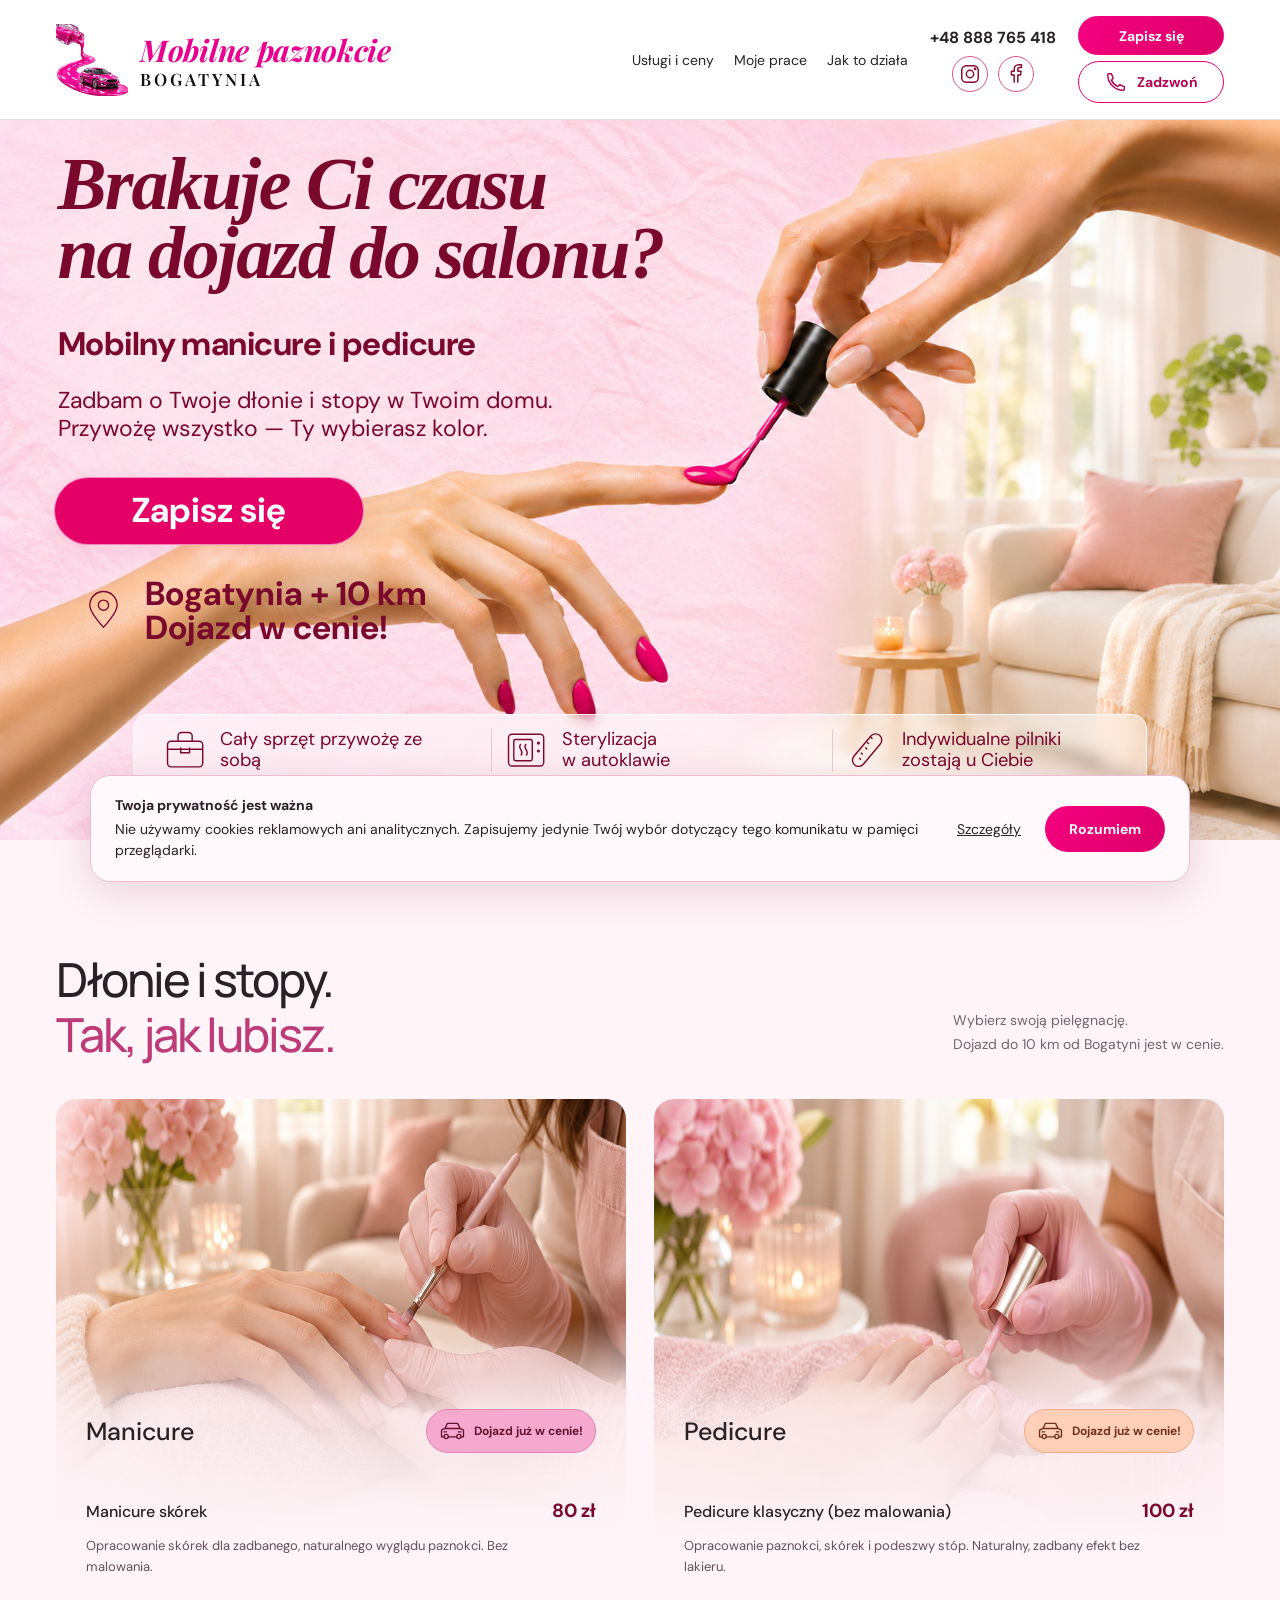
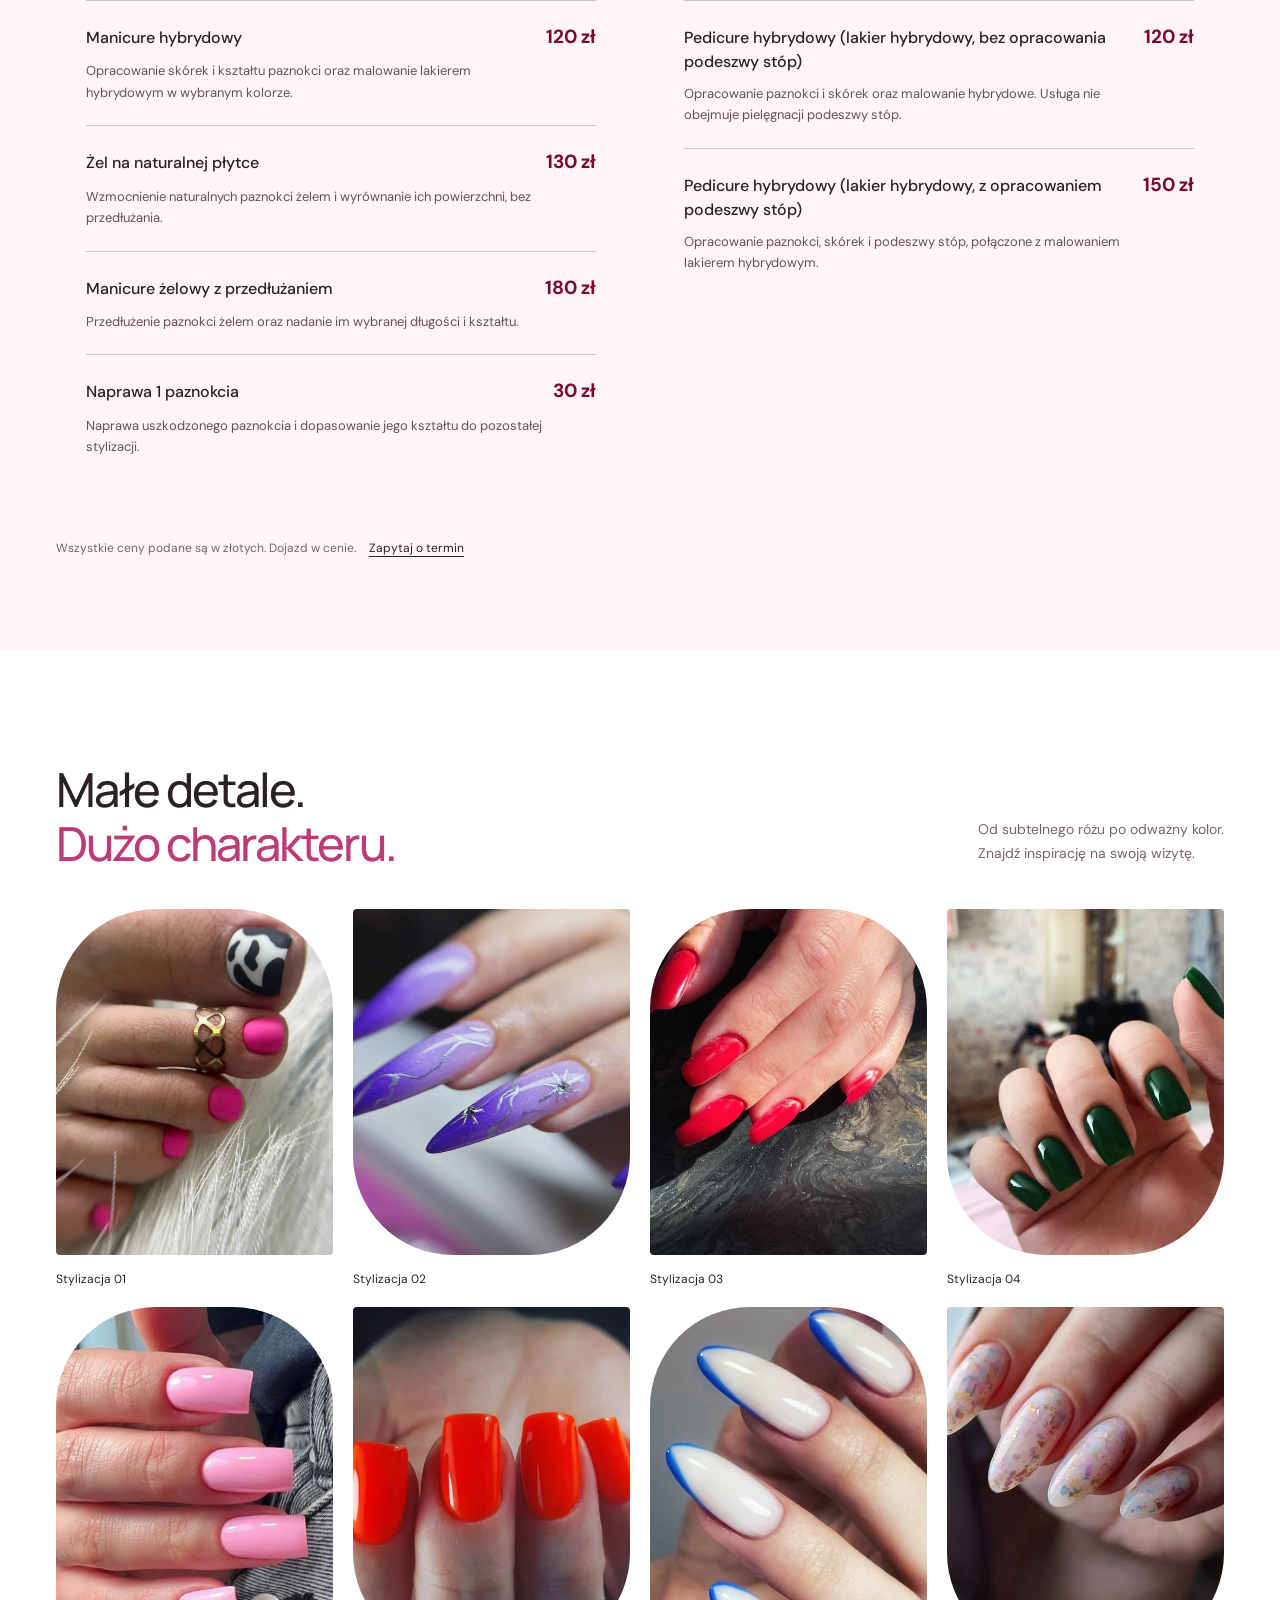
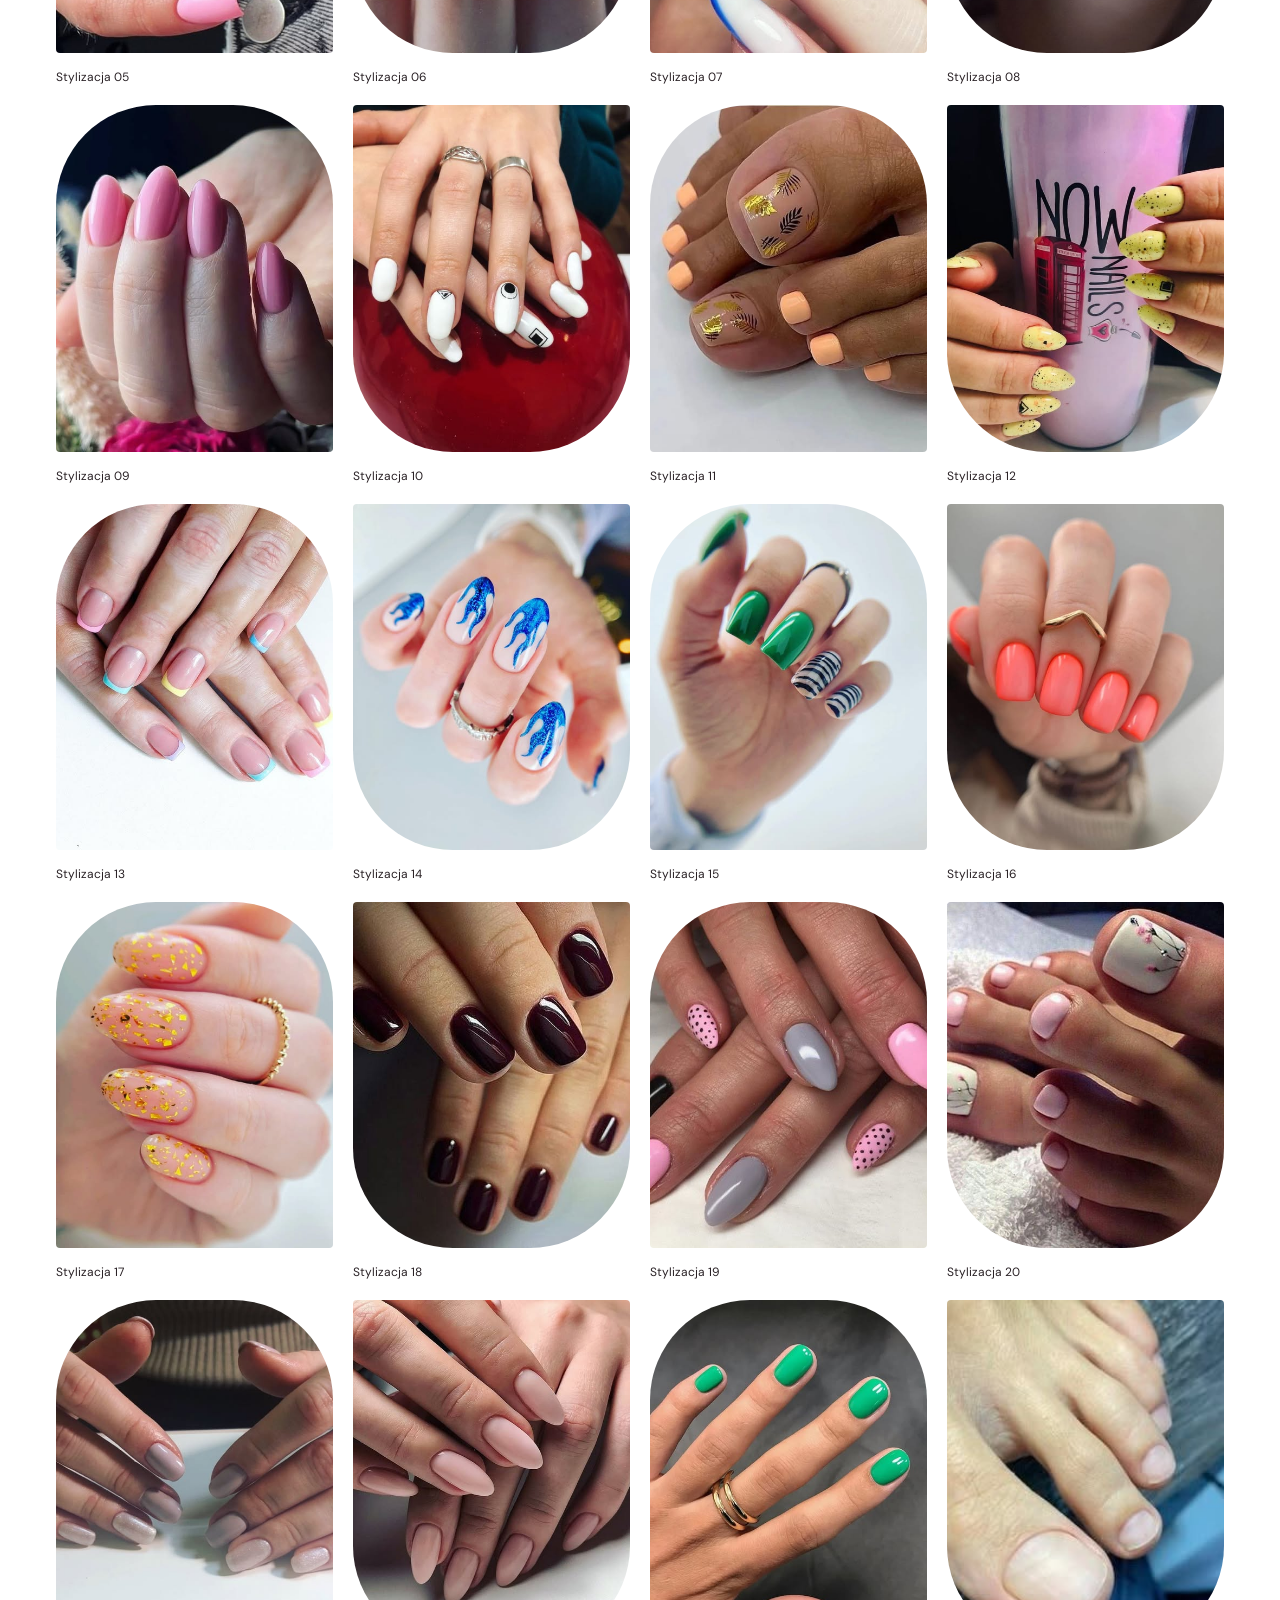
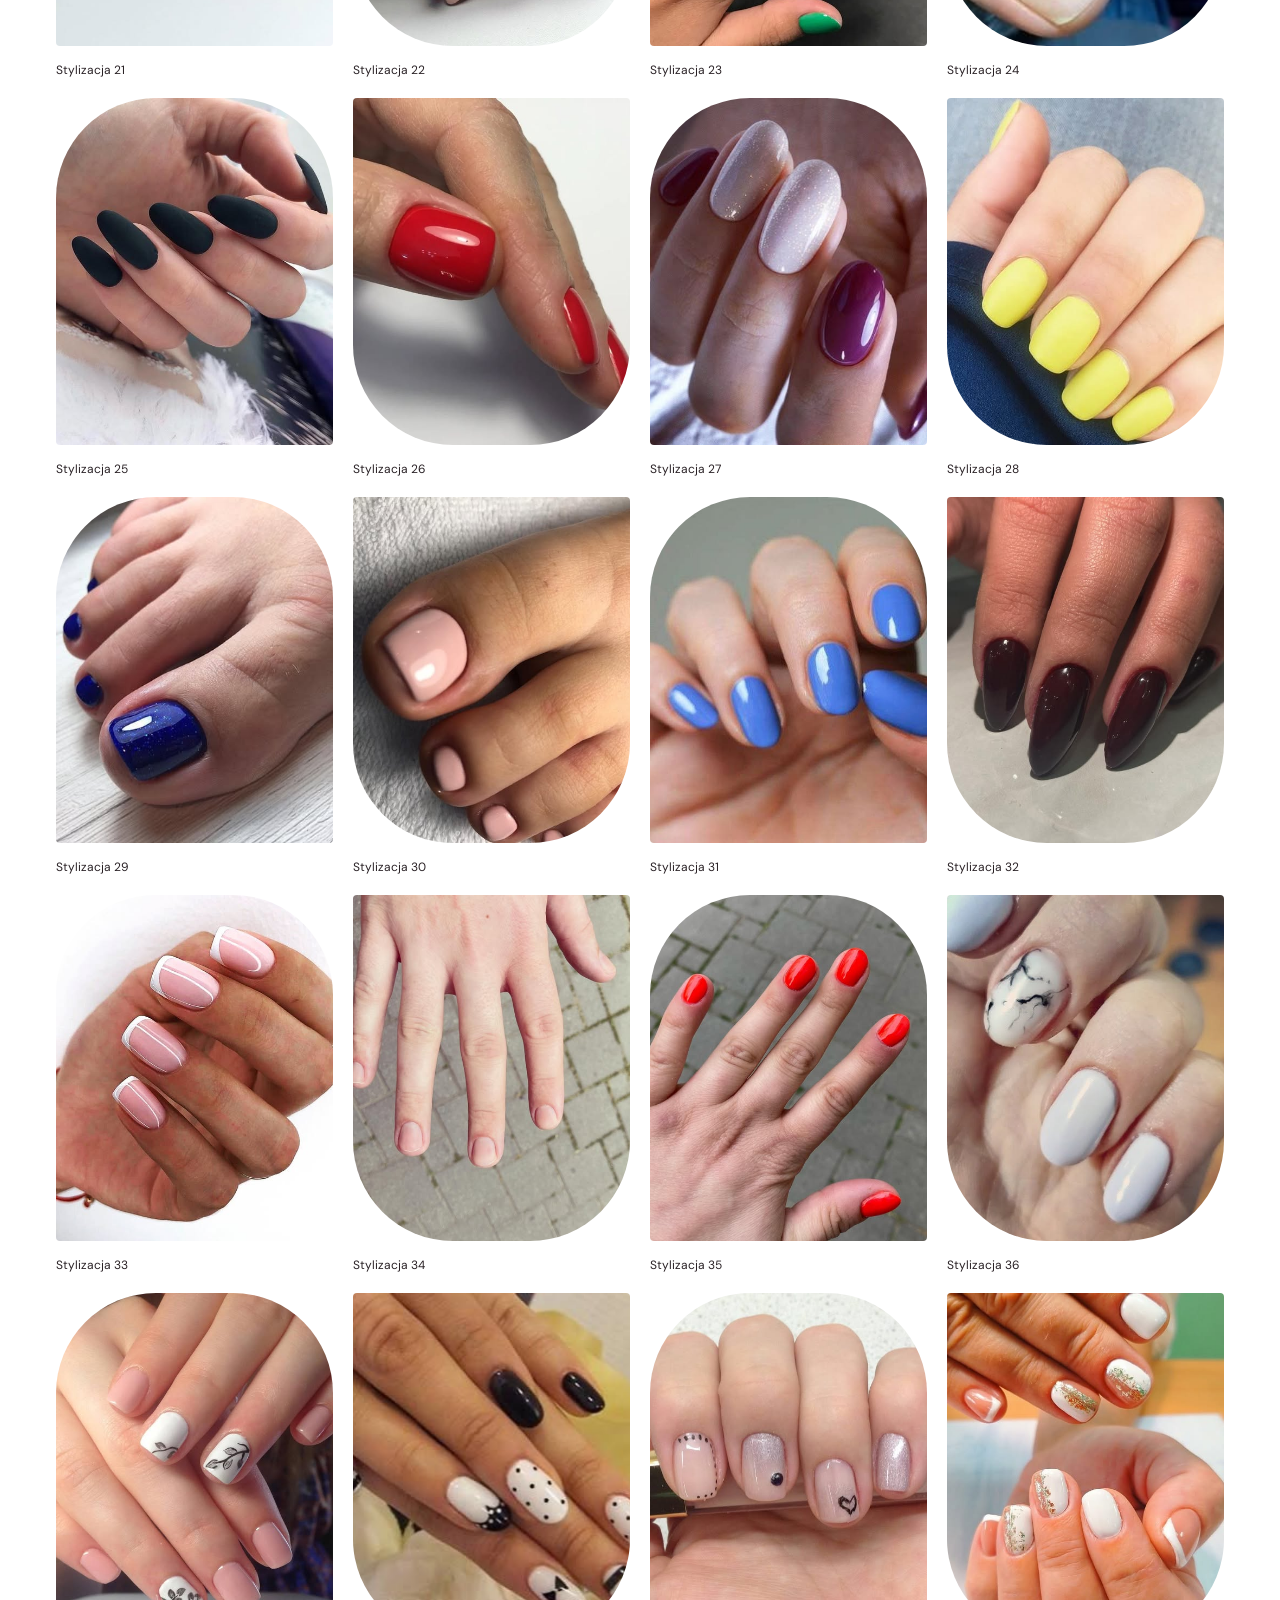
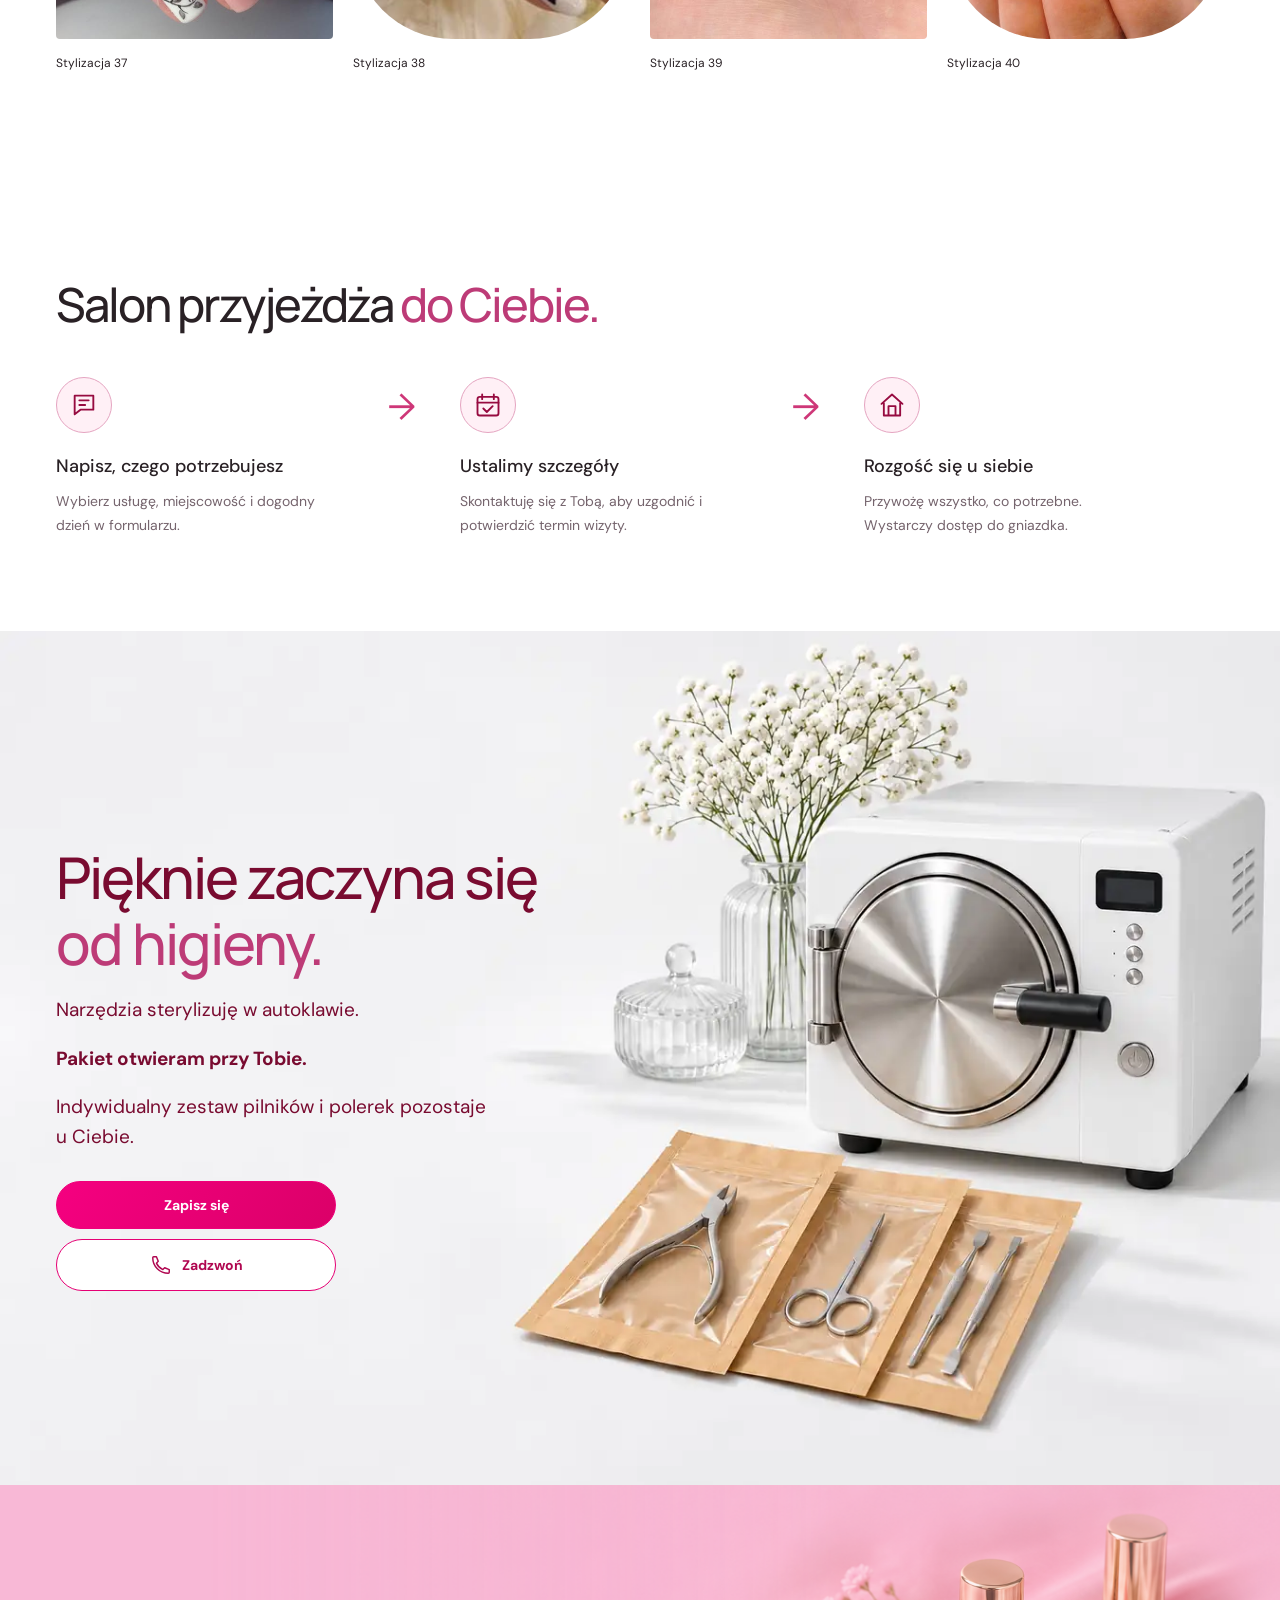
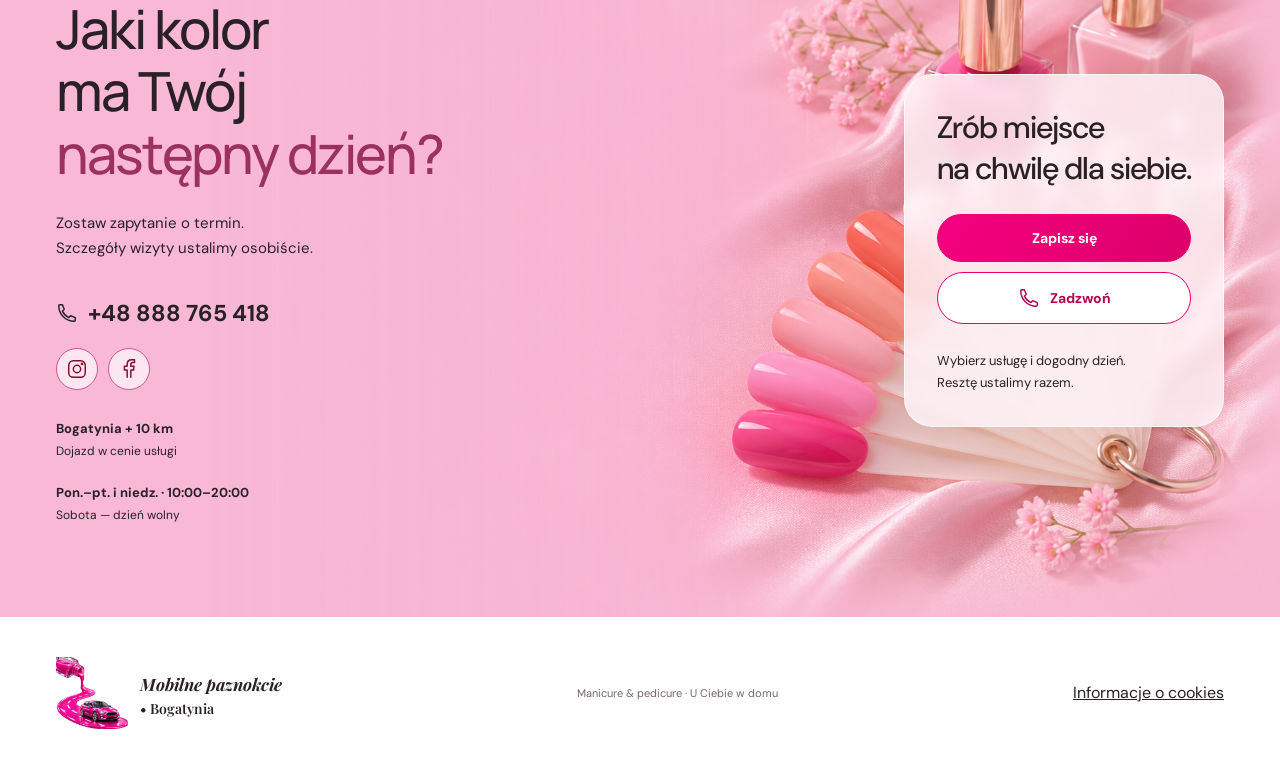
<file: index.html>
<!doctype html>
<html lang="pl"><head><meta charset="UTF-8"><meta name="viewport" content="width=device-width,initial-scale=1"><meta name="description" content="Mobilny manicure i pedicure w Bogatyni i okolicach do 10 km. Dojazd w cenie. Wiktoria — poniedziałek–piątek i niedziela, 10:00–20:00."><title>Mobilne paznokcie • Bogatynia</title><link rel="icon" type="image/png" href="assets/favicon.png"><link rel="preconnect" href="https://fonts.googleapis.com"><link rel="preconnect" href="https://fonts.gstatic.com" crossorigin><link rel="stylesheet" href="https://fonts.googleapis.com/css2?family=Playfair+Display:ital,wght@0,600;0,700;1,700&display=swap"><link rel="stylesheet" href="style.css"></head>
<body><header class="wrap"><a class="brand" href="#"><img src="assets/logo.png" width="72" height="72" alt=""><span>Mobilne paznokcie <span>Bogatynia</span></span></a><nav aria-label="Nawigacja"><a href="#uslugi">Usługi i ceny</a><a href="#prace">Moje prace</a><a href="#wizyta">Jak to działa</a></nav><div class="header-contact"><a class="phone-number" href="tel:+48888765418">+48 888 765 418</a><div class="social-links"><a href="https://www.instagram.com/mobilne_paznokcie_bogatynia?knvt=MTFyaWU5a2pidDM1eg==" target="_blank" rel="noopener noreferrer" aria-label="Instagram"><svg viewBox="0 0 24 24" fill="none" stroke="currentColor" stroke-width="1.6" stroke-linecap="round" stroke-linejoin="round" aria-hidden="true"><rect x="3" y="3" width="18" height="18" rx="5"/><circle cx="12" cy="12" r="4"/><circle cx="17.5" cy="6.5" r=".7"/></svg></a><a href="https://www.facebook.com/share/1CfiMYgDCd/?mibextid=wwXIfr" target="_blank" rel="noopener noreferrer" aria-label="Facebook"><svg viewBox="0 0 24 24" fill="none" stroke="currentColor" stroke-width="1.6" stroke-linecap="round" stroke-linejoin="round" aria-hidden="true"><path d="M14 21v-8h3l.5-4H14V7c0-1 .4-2 2-2h2V2h-3c-3 0-5 2-5 5v2H7v4h3v8"/></svg></a></div></div><div class="cta-stack"><a class="button signup-button" href="#kontakt">Zapisz się</a><a class="button call-button" href="tel:+48888765418"><svg viewBox="0 0 24 24" fill="none" stroke="currentColor" stroke-width="1.6" stroke-linecap="round" stroke-linejoin="round" aria-hidden="true"><path d="M7 3H4a1 1 0 0 0-1 1c0 9.4 7.6 17 17 17a1 1 0 0 0 1-1v-3l-5-2-2 2a14 14 0 0 1-7-7l2-2-2-5Z"/></svg>Zadzwoń</a></div></header>
<main><section class="hero-reference" aria-labelledby="hero-title"><div class="hero-reference-inner"><div class="reference-copy"><h1 id="hero-title">Brakuje Ci czasu<br>na dojazd do salonu?</h1><h2>Mobilny manicure i pedicure</h2><p>Zadbam o Twoje dłonie i stopy w Twoim domu. <br>Przywożę wszystko — Ty wybierasz kolor.</p><a class="button reference-cta" href="#kontakt">Zapisz się </a><div class="reference-location"><svg viewBox="0 0 48 48" fill="none" stroke="currentColor" stroke-width="1.6" aria-hidden="true"><path d="M24 43S8 26 8 17a16 16 0 0 1 32 0c0 9-16 26-16 26Z"/><circle cx="24" cy="17" r="6"/></svg><strong>Bogatynia + 10 km<br>Dojazd w cenie!</strong></div></div><div class="reference-bottom"><div class="reference-benefits"><div><svg viewBox="0 0 48 48" fill="none" stroke="currentColor" stroke-width="1.6" aria-hidden="true"><rect x="4" y="14" width="40" height="29" rx="4"/><path d="M16 14V8a4 4 0 0 1 4-4h8a4 4 0 0 1 4 4v6M4 23h40M19 21v6h10v-6"/></svg><span>Cały sprzęt przywożę ze sobą</span></div><div><svg viewBox="0 0 48 48" fill="none" stroke="currentColor" stroke-width="1.6" aria-hidden="true"><rect x="4" y="6" width="40" height="36" rx="4"/><rect x="10" y="12" width="21" height="24" rx="2"/><path d="M18 17c-5 5 5 8 0 13m6-13c-5 5 5 8 0 13"/><circle cx="38" cy="16" r="1"/><circle cx="38" cy="25" r="1"/></svg><span>Sterylizacja <br>w autoklawie</span></div><div><svg viewBox="0 0 48 48" fill="none" stroke="currentColor" stroke-width="1.6" aria-hidden="true"><rect x="17" y="2" width="14" height="44" rx="7" transform="rotate(40 24 24)"/><path d="m17 27 2 2m5-14 2 2m-4 4 2 2m-9 10 2 2m11-26 2 2"/></svg><span>Indywidualne pilniki <br>zostają u Ciebie</span></div></div><div class="reference-hours"><svg viewBox="0 0 48 48" fill="none" stroke="currentColor" stroke-width="1.6" aria-hidden="true"><circle cx="24" cy="24" r="20"/><path d="M24 10v15l10 6"/></svg><span>Niedziela–piątek · 10:00–20:00</span></div></div></div></section>

<section class="services section" id="uslugi"><div class="wrap"><div class="section-top"><div><h2>Dłonie i stopy.<br><em>Tak, jak lubisz.</em></h2></div><p>Wybierz swoją pielęgnację.<br>Dojazd do 10 km od Bogatyni jest w cenie.</p></div><div class="service-columns"><div class="service-category"><div class="service-category-title"><h3>Manicure</h3><div class="included-travel"><svg class="travel-car" viewBox="0 0 32 24" fill="none" stroke="currentColor" stroke-width="1.6" stroke-linecap="round" stroke-linejoin="round" aria-hidden="true"><path d="m7 9 3-6h12l3 6M6 19H3V11l4-2h18l4 2v8h-3M11 19h10M8 9h16M6 13h3m14 0h3"/><circle cx="8.5" cy="18.5" r="2.5"/><circle cx="23.5" cy="18.5" r="2.5"/></svg> Dojazd już w cenie!</div></div><ul><li class="priced-service"><div class="service-heading"><span>Manicure skórek</span><strong>80 zł</strong></div><p class="service-description">Opracowanie skórek dla zadbanego, naturalnego wyglądu paznokci. Bez malowania.</p></li><li class="priced-service"><div class="service-heading"><span>Manicure hybrydowy</span><strong>120 zł</strong></div><p class="service-description">Opracowanie skórek i kształtu paznokci oraz malowanie lakierem hybrydowym w wybranym kolorze.</p></li><li class="priced-service"><div class="service-heading"><span>Żel na naturalnej płytce</span><strong>130 zł</strong></div><p class="service-description">Wzmocnienie naturalnych paznokci żelem i wyrównanie ich powierzchni, bez przedłużania.</p></li><li class="priced-service"><div class="service-heading"><span>Manicure żelowy z przedłużaniem</span><strong>180 zł</strong></div><p class="service-description">Przedłużenie paznokci żelem oraz nadanie im wybranej długości i kształtu.</p></li><li class="priced-service"><div class="service-heading"><span>Naprawa 1 paznokcia</span><strong>30 zł</strong></div><p class="service-description">Naprawa uszkodzonego paznokcia i dopasowanie jego kształtu do pozostałej stylizacji.</p></li></ul></div><div class="service-category"><div class="service-category-title"><h3>Pedicure</h3><div class="included-travel"><svg class="travel-car" viewBox="0 0 32 24" fill="none" stroke="currentColor" stroke-width="1.6" stroke-linecap="round" stroke-linejoin="round" aria-hidden="true"><path d="m7 9 3-6h12l3 6M6 19H3V11l4-2h18l4 2v8h-3M11 19h10M8 9h16M6 13h3m14 0h3"/><circle cx="8.5" cy="18.5" r="2.5"/><circle cx="23.5" cy="18.5" r="2.5"/></svg> Dojazd już w cenie!</div></div><ul><li class="priced-service"><div class="service-heading"><span>Pedicure klasyczny (bez malowania)</span><strong>100 zł</strong></div><p class="service-description">Opracowanie paznokci, skórek i podeszwy stóp. Naturalny, zadbany efekt bez lakieru.</p></li><li class="priced-service"><div class="service-heading"><span>Pedicure hybrydowy (lakier hybrydowy, bez opracowania podeszwy stóp)</span><strong>120 zł</strong></div><p class="service-description">Opracowanie paznokci i skórek oraz malowanie hybrydowe. Usługa nie obejmuje pielęgnacji podeszwy stóp.</p></li><li class="priced-service"><div class="service-heading"><span>Pedicure hybrydowy (lakier hybrydowy, z opracowaniem podeszwy stóp)</span><strong>150 zł</strong></div><p class="service-description">Opracowanie paznokci, skórek i podeszwy stóp, połączone z malowaniem lakierem hybrydowym.</p></li></ul></div></div><div class="price-note">Wszystkie ceny podane są w złotych. Dojazd w cenie. <a href="#kontakt">Zapytaj o termin</a></div></div></section>
<section class="wrap section" id="prace"><div class="section-top"><div><h2>Małe detale.<br><em>Dużo charakteru.</em></h2></div><p>Od subtelnego różu po odważny kolor.<br>Znajdź inspirację na swoją wizytę.</p></div><div class="gallery"><button class="photo" data-src="assets/work-01.jpg" data-title="Stylizacja 01"><img src="assets/work-01.jpg" alt="Praca Wiktorii — stylizacja 1" loading="lazy"><span>Stylizacja 01 </span></button><button class="photo" data-src="assets/work-02.jpg" data-title="Stylizacja 02"><img src="assets/work-02.jpg" alt="Praca Wiktorii — stylizacja 2" loading="lazy"><span>Stylizacja 02 </span></button><button class="photo" data-src="assets/work-03.jpg" data-title="Stylizacja 03"><img src="assets/work-03.jpg" alt="Praca Wiktorii — stylizacja 3" loading="lazy"><span>Stylizacja 03 </span></button><button class="photo" data-src="assets/work-04.jpg" data-title="Stylizacja 04"><img src="assets/work-04.jpg" alt="Praca Wiktorii — stylizacja 4" loading="lazy"><span>Stylizacja 04 </span></button><button class="photo" data-src="assets/work-05.jpg" data-title="Stylizacja 05"><img src="assets/work-05.jpg" alt="Praca Wiktorii — stylizacja 5" loading="lazy"><span>Stylizacja 05 </span></button><button class="photo" data-src="assets/work-06.jpg" data-title="Stylizacja 06"><img src="assets/work-06.jpg" alt="Praca Wiktorii — stylizacja 6" loading="lazy"><span>Stylizacja 06 </span></button><button class="photo" data-src="assets/work-07.jpg" data-title="Stylizacja 07"><img src="assets/work-07.jpg" alt="Praca Wiktorii — stylizacja 7" loading="lazy"><span>Stylizacja 07 </span></button><button class="photo" data-src="assets/work-08.jpg" data-title="Stylizacja 08"><img src="assets/work-08.jpg" alt="Praca Wiktorii — stylizacja 8" loading="lazy"><span>Stylizacja 08 </span></button><button class="photo" data-src="assets/work-09.jpg" data-title="Stylizacja 09"><img src="assets/work-09.jpg" alt="Praca Wiktorii — stylizacja 9" loading="lazy"><span>Stylizacja 09 </span></button><button class="photo" data-src="assets/work-10.jpg" data-title="Stylizacja 10"><img src="assets/work-10.jpg" alt="Praca Wiktorii — stylizacja 10" loading="lazy"><span>Stylizacja 10 </span></button><button class="photo" data-src="assets/work-11.jpg" data-title="Stylizacja 11"><img src="assets/work-11.jpg" alt="Praca Wiktorii — stylizacja 11" loading="lazy"><span>Stylizacja 11 </span></button><button class="photo" data-src="assets/work-12.jpg" data-title="Stylizacja 12"><img src="assets/work-12.jpg" alt="Praca Wiktorii — stylizacja 12" loading="lazy"><span>Stylizacja 12 </span></button><button class="photo" data-src="assets/work-13.jpg" data-title="Stylizacja 13"><img src="assets/work-13.jpg" alt="Praca Wiktorii — stylizacja 13" loading="lazy"><span>Stylizacja 13 </span></button><button class="photo" data-src="assets/work-14.jpg" data-title="Stylizacja 14"><img src="assets/work-14.jpg" alt="Praca Wiktorii — stylizacja 14" loading="lazy"><span>Stylizacja 14 </span></button><button class="photo" data-src="assets/work-15.jpg" data-title="Stylizacja 15"><img src="assets/work-15.jpg" alt="Praca Wiktorii — stylizacja 15" loading="lazy"><span>Stylizacja 15 </span></button><button class="photo" data-src="assets/work-16.jpg" data-title="Stylizacja 16"><img src="assets/work-16.jpg" alt="Praca Wiktorii — stylizacja 16" loading="lazy"><span>Stylizacja 16 </span></button><button class="photo" data-src="assets/work-17.jpg" data-title="Stylizacja 17"><img src="assets/work-17.jpg" alt="Praca Wiktorii — stylizacja 17" loading="lazy"><span>Stylizacja 17 </span></button><button class="photo" data-src="assets/work-18.jpg" data-title="Stylizacja 18"><img src="assets/work-18.jpg" alt="Praca Wiktorii — stylizacja 18" loading="lazy"><span>Stylizacja 18 </span></button><button class="photo" data-src="assets/work-19.jpg" data-title="Stylizacja 19"><img src="assets/work-19.jpg" alt="Praca Wiktorii — stylizacja 19" loading="lazy"><span>Stylizacja 19 </span></button><button class="photo" data-src="assets/work-20.jpg" data-title="Stylizacja 20"><img src="assets/work-20.jpg" alt="Praca Wiktorii — stylizacja 20" loading="lazy"><span>Stylizacja 20 </span></button><button class="photo" data-src="assets/work-21.jpg" data-title="Stylizacja 21"><img src="assets/work-21.jpg" alt="Praca Wiktorii — stylizacja 21" loading="lazy"><span>Stylizacja 21 </span></button><button class="photo" data-src="assets/work-22.jpg" data-title="Stylizacja 22"><img src="assets/work-22.jpg" alt="Praca Wiktorii — stylizacja 22" loading="lazy"><span>Stylizacja 22 </span></button><button class="photo" data-src="assets/work-23.jpg" data-title="Stylizacja 23"><img src="assets/work-23.jpg" alt="Praca Wiktorii — stylizacja 23" loading="lazy"><span>Stylizacja 23 </span></button><button class="photo" data-src="assets/work-24.jpg" data-title="Stylizacja 24"><img src="assets/work-24.jpg" alt="Praca Wiktorii — stylizacja 24" loading="lazy"><span>Stylizacja 24 </span></button><button class="photo" data-src="assets/work-25.jpg" data-title="Stylizacja 25"><img src="assets/work-25.jpg" alt="Praca Wiktorii — stylizacja 25" loading="lazy"><span>Stylizacja 25 </span></button><button class="photo" data-src="assets/work-26.jpg" data-title="Stylizacja 26"><img src="assets/work-26.jpg" alt="Praca Wiktorii — stylizacja 26" loading="lazy"><span>Stylizacja 26 </span></button><button class="photo" data-src="assets/work-27.jpg" data-title="Stylizacja 27"><img src="assets/work-27.jpg" alt="Praca Wiktorii — stylizacja 27" loading="lazy"><span>Stylizacja 27 </span></button><button class="photo" data-src="assets/work-28.jpg" data-title="Stylizacja 28"><img src="assets/work-28.jpg" alt="Praca Wiktorii — stylizacja 28" loading="lazy"><span>Stylizacja 28 </span></button><button class="photo" data-src="assets/work-29.jpg" data-title="Stylizacja 29"><img src="assets/work-29.jpg" alt="Praca Wiktorii — stylizacja 29" loading="lazy"><span>Stylizacja 29 </span></button><button class="photo" data-src="assets/work-30.jpg" data-title="Stylizacja 30"><img src="assets/work-30.jpg" alt="Praca Wiktorii — stylizacja 30" loading="lazy"><span>Stylizacja 30 </span></button><button class="photo" data-src="assets/work-31.jpg" data-title="Stylizacja 31"><img src="assets/work-31.jpg" alt="Praca Wiktorii — stylizacja 31" loading="lazy"><span>Stylizacja 31 </span></button><button class="photo" data-src="assets/work-32.jpg" data-title="Stylizacja 32"><img src="assets/work-32.jpg" alt="Praca Wiktorii — stylizacja 32" loading="lazy"><span>Stylizacja 32 </span></button><button class="photo" data-src="assets/work-33.jpg" data-title="Stylizacja 33"><img src="assets/work-33.jpg" alt="Praca Wiktorii — stylizacja 33" loading="lazy"><span>Stylizacja 33 </span></button><button class="photo" data-src="assets/work-34.jpg" data-title="Stylizacja 34"><img src="assets/work-34.jpg" alt="Praca Wiktorii — stylizacja 34" loading="lazy"><span>Stylizacja 34 </span></button><button class="photo" data-src="assets/work-35.jpg" data-title="Stylizacja 35"><img src="assets/work-35.jpg" alt="Praca Wiktorii — stylizacja 35" loading="lazy"><span>Stylizacja 35 </span></button><button class="photo" data-src="assets/work-36.jpg" data-title="Stylizacja 36"><img src="assets/work-36.jpg" alt="Praca Wiktorii — stylizacja 36" loading="lazy"><span>Stylizacja 36 </span></button><button class="photo" data-src="assets/work-37.jpg" data-title="Stylizacja 37"><img src="assets/work-37.jpg" alt="Praca Wiktorii — stylizacja 37" loading="lazy"><span>Stylizacja 37 </span></button><button class="photo" data-src="assets/work-38.jpg" data-title="Stylizacja 38"><img src="assets/work-38.jpg" alt="Praca Wiktorii — stylizacja 38" loading="lazy"><span>Stylizacja 38 </span></button><button class="photo" data-src="assets/work-39.jpg" data-title="Stylizacja 39"><img src="assets/work-39.jpg" alt="Praca Wiktorii — stylizacja 39" loading="lazy"><span>Stylizacja 39 </span></button><button class="photo" data-src="assets/work-40.jpg" data-title="Stylizacja 40"><img src="assets/work-40.jpg" alt="Praca Wiktorii — stylizacja 40" loading="lazy"><span>Stylizacja 40 </span></button></div></section>

<section class="wrap section" id="wizyta"><h2>Salon przyjeżdża <em>do Ciebie.</em></h2><div class="steps"><article><span class="step-icon"><svg viewBox="0 0 24 24" fill="none" stroke="currentColor" stroke-width="1.6" stroke-linecap="round" stroke-linejoin="round" aria-hidden="true"><path d="M4 4h16v12H9l-5 4V4Z"/><path d="M8 8h8M8 12h5"/></svg></span><h3>Napisz, czego potrzebujesz</h3><p>Wybierz usługę, miejscowość i dogodny dzień w formularzu.</p></article><article><span class="step-icon"><svg viewBox="0 0 24 24" fill="none" stroke="currentColor" stroke-width="1.6" stroke-linecap="round" stroke-linejoin="round" aria-hidden="true"><rect x="3" y="5" width="18" height="16" rx="2"/><path d="M7 3v4m10-4v4M3 10h18m-13 5 3 3 5-5"/></svg></span><h3>Ustalimy szczegóły</h3><p>Skontaktuję się z Tobą, aby uzgodnić i potwierdzić termin wizyty.</p></article><article><span class="step-icon"><svg viewBox="0 0 24 24" fill="none" stroke="currentColor" stroke-width="1.6" stroke-linecap="round" stroke-linejoin="round" aria-hidden="true"><path d="m3 11 9-8 9 8M5 10v11h14V10M9 21v-8h6v8"/></svg></span><h3>Rozgość się u siebie</h3><p>Przywożę wszystko, co potrzebne. Wystarczy dostęp do gniazdka.</p></article></div></section><section class="hygiene-section" id="higiena"><div class="wrap hygiene-content"><h2>Pięknie zaczyna się<br><em>od higieny.</em></h2><p>Narzędzia sterylizuję w autoklawie.</p><p><strong>Pakiet otwieram przy Tobie.</strong></p><p>Indywidualny zestaw pilników i polerek pozostaje u Ciebie.</p><div class="cta-stack"><a class="button signup-button" href="#kontakt">Zapisz się</a><a class="button call-button" href="tel:+48888765418"><svg viewBox="0 0 24 24" fill="none" stroke="currentColor" stroke-width="1.6" stroke-linecap="round" stroke-linejoin="round" aria-hidden="true"><path d="M7 3H4a1 1 0 0 0-1 1c0 9.4 7.6 17 17 17a1 1 0 0 0 1-1v-3l-5-2-2 2a14 14 0 0 1-7-7l2-2-2-5Z"/></svg>Zadzwoń</a></div></div></section>
<section class="contact section" id="kontakt"><div class="wrap contact-grid"><div><h2>Jaki kolor<br>ma Twój<br><em>następny dzień?</em></h2><p>Zostaw zapytanie o termin.<br>Szczegóły wizyty ustalimy osobiście.</p><div class="contact-details"><a class="contact-phone" href="tel:+48888765418"><svg viewBox="0 0 24 24" fill="none" stroke="currentColor" stroke-width="1.6" stroke-linecap="round" stroke-linejoin="round" aria-hidden="true"><path d="M7 3H4a1 1 0 0 0-1 1c0 9.4 7.6 17 17 17a1 1 0 0 0 1-1v-3l-5-2-2 2a14 14 0 0 1-7-7l2-2-2-5Z"/></svg>+48 888 765 418</a><div class="social-links"><a href="https://www.instagram.com/mobilne_paznokcie_bogatynia?knvt=MTFyaWU5a2pidDM1eg==" target="_blank" rel="noopener noreferrer" aria-label="Instagram"><svg viewBox="0 0 24 24" fill="none" stroke="currentColor" stroke-width="1.6" stroke-linecap="round" stroke-linejoin="round" aria-hidden="true"><rect x="3" y="3" width="18" height="18" rx="5"/><circle cx="12" cy="12" r="4"/><circle cx="17.5" cy="6.5" r=".7"/></svg></a><a href="https://www.facebook.com/share/1CfiMYgDCd/?mibextid=wwXIfr" target="_blank" rel="noopener noreferrer" aria-label="Facebook"><svg viewBox="0 0 24 24" fill="none" stroke="currentColor" stroke-width="1.6" stroke-linecap="round" stroke-linejoin="round" aria-hidden="true"><path d="M14 21v-8h3l.5-4H14V7c0-1 .4-2 2-2h2V2h-3c-3 0-5 2-5 5v2H7v4h3v8"/></svg></a></div><strong>Bogatynia + 10 km</strong><span>Dojazd w cenie usługi</span><strong>Pon.–pt. i niedz. · 10:00–20:00</strong><span>Sobota — dzień wolny</span></div></div><div class="booking-invite"><h3>Zrób miejsce<br>na chwilę dla siebie.</h3><div class="cta-stack"><a class="button signup-button" href="#kontakt">Zapisz się</a><a class="button call-button" href="tel:+48888765418"><svg viewBox="0 0 24 24" fill="none" stroke="currentColor" stroke-width="1.6" stroke-linecap="round" stroke-linejoin="round" aria-hidden="true"><path d="M7 3H4a1 1 0 0 0-1 1c0 9.4 7.6 17 17 17a1 1 0 0 0 1-1v-3l-5-2-2 2a14 14 0 0 1-7-7l2-2-2-5Z"/></svg>Zadzwoń</a></div><p>Wybierz usługę i dogodny dzień.<br>Resztę ustalimy razem.</p></div></div></section></main>
<footer class="wrap"><a class="brand" href="#"><img src="assets/logo.png" width="72" height="72" alt=""><span>Mobilne paznokcie <span>• Bogatynia</span></span></a><span>Manicure & pedicure · U Ciebie w domu</span><button class="cookie-link" type="button">Informacje o cookies</button></footer><dialog id="booking-dialog" aria-label="Rezerwacja online"><div class="booking-bar"><strong>Zapisz się na wizytę</strong><a class="booking-open" href="rezerwacja.html?src=strona" target="_blank" rel="noopener">Otwórz w nowej karcie ↗</a><button id="booking-close" class="dialog-close" aria-label="Zamknij formularz">×</button></div><iframe id="booking-frame" title="Rezerwacja online — Mobilne paznokcie • Bogatynia" data-src="rezerwacja.html?src=strona"></iframe></dialog><dialog id="lightbox"><button id="close" aria-label="Zamknij zdjęcie">×</button><img id="large-photo" alt=""><p id="photo-title"></p></dialog><aside id="cookie-banner" class="cookie-banner" aria-label="Informacja o cookies" hidden><div><strong>Twoja prywatność jest ważna</strong><p>Nie używamy cookies reklamowych ani analitycznych. Zapisujemy jedynie Twój wybór dotyczący tego komunikatu w pamięci przeglądarki.</p></div><button class="cookie-link" type="button">Szczegóły</button><button id="cookie-ok" class="button signup-button" type="button">Rozumiem</button></aside><dialog id="cookie-dialog" aria-labelledby="cookie-title"><button class="dialog-close" id="cookie-close" aria-label="Zamknij">×</button><h2 id="cookie-title">Cookies i prywatność</h2><p>Ta strona nie korzysta z narzędzi reklamowych, analityki ani osadzonych widżetów mediów społecznościowych. Zdjęcia i czcionki są ładowane lokalnie. Jedynym osadzonym elementem jest formularz rezerwacji (Google Apps Script), wczytywany dopiero po kliknięciu „Zapisz się”.</p><h3>Niezbędne przechowywanie</h3><p>Po kliknięciu „Rozumiem” zapisujemy w localStorage wpis <strong>mp-cookie-notice-v1</strong> z datą potwierdzenia, aby nie wyświetlać komunikatu ponownie przez 6 miesięcy. Wpis pozostaje w Twojej przeglądarce i nie jest wysyłany na serwer. Nie wymaga zgody na cele reklamowe ani analityczne.</p><h3>Twój wybór</h3><p>Możesz korzystać ze strony bez zamykania komunikatu. W każdej chwili możesz usunąć zapamiętane potwierdzenie poniżej lub wyczyścić dane witryny w przeglądarce. Jeśli w przyszłości pojawią się opcjonalne cookies, poprosimy o zgodę przed ich uruchomieniem.</p><button id="cookie-reset" class="button call-button" type="button">Usuń zapamiętane potwierdzenie</button><h3>Linki i kontakt</h3><p>Instagram i Facebook otwierają się dopiero po kliknięciu linku i mają własne zasady prywatności. Formularz rezerwacji działa w oknie usługi Google Apps Script i ładuje się dopiero po kliknięciu „Zapisz się”. Podane w nim dane trafiają do arkusza Google prowadzącej salon oraz do powiadomienia w Telegramie — szczegóły znajdziesz w klauzuli RODO w formularzu. W sprawach prywatności: Mobilne paznokcie • Bogatynia, tel. <a href="tel:+48888765418">+48 888 765 418</a>.</p></dialog><script src="app.js"></script></body></html>
</file>
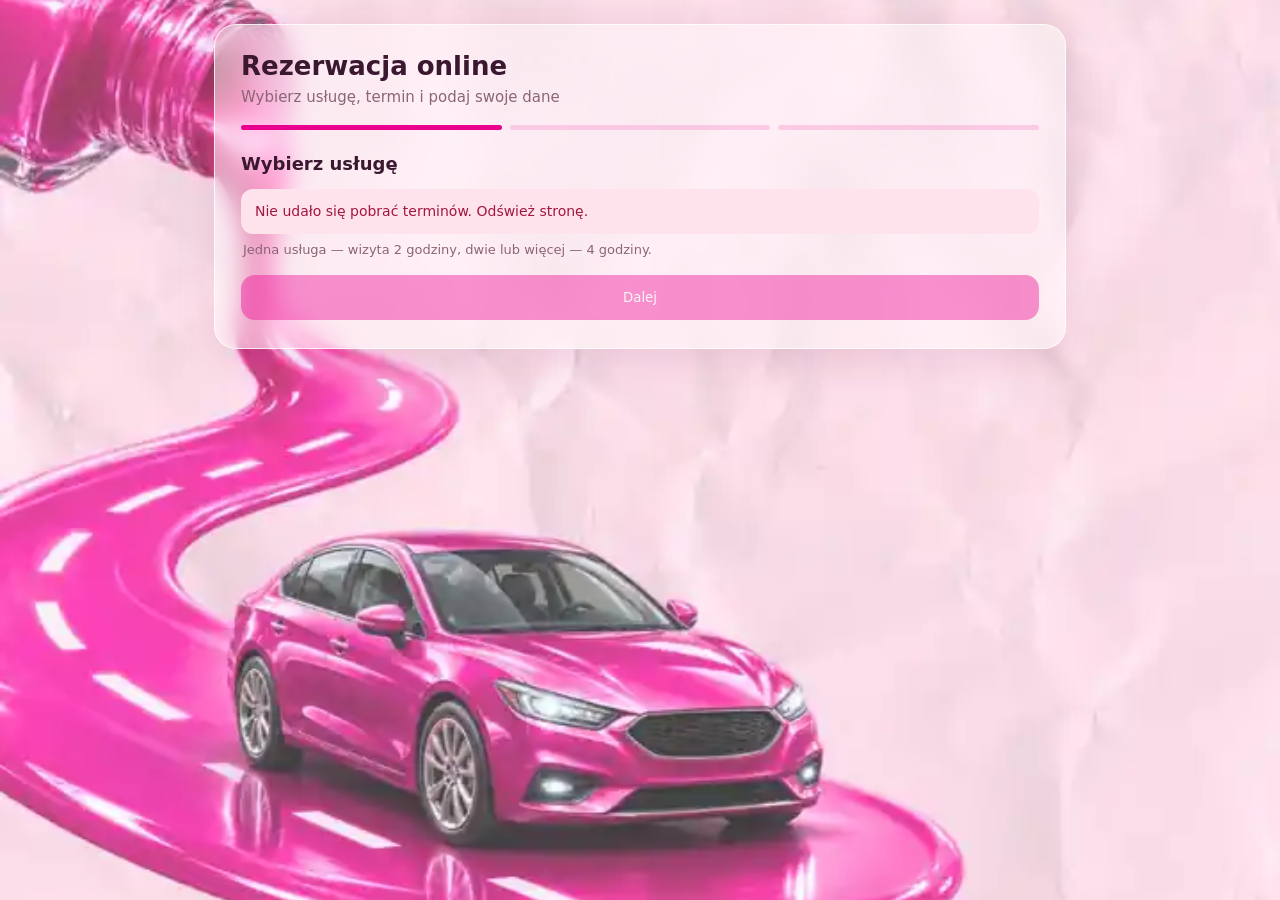
<file: rezerwacja.html>
<!DOCTYPE html>
<html lang="pl">
<head>
<base target="_top">
<meta charset="utf-8">
<meta name="viewport" content="width=device-width, initial-scale=1">
<title>Rezerwacja online — Mobilne paznokcie • Bogatynia</title>
<link rel="icon" type="image/png" href="assets/favicon.png">
<style>
  :root{
    --pink:#ea008f; --pink-d:#c2007a; --pink-soft:rgba(234,0,143,.10); --pink-line:rgba(234,0,143,.28);
    --ink:#3a1830; --muted:#8c6478; --glass:rgba(255,255,255,.48); --glass2:rgba(255,255,255,.5);
    --edge:rgba(255,255,255,.75); --off:rgba(255,255,255,.28);
  }
  *{box-sizing:border-box}
  html,body{margin:0;min-height:100%}
  body{color:var(--ink);font:15px/1.5 "Segoe UI",system-ui,-apple-system,Roboto,sans-serif;background:#f5d3e1}
  .bg{position:fixed;inset:0;background-color:#f5d3e1;background-size:cover;background-position:center 65%;z-index:0}
  .wrap{position:relative;z-index:1;max-width:880px;margin:0 auto;padding:24px 14px 40px}
  .panel{background:var(--glass);border:1px solid var(--edge);border-radius:22px;padding:26px 26px 28px;
    backdrop-filter:blur(12px) saturate(1.1);-webkit-backdrop-filter:blur(12px) saturate(1.1);box-shadow:0 10px 40px rgba(120,0,70,.12)}
  h1{font-size:26px;line-height:1.2;margin:0 0 4px;font-weight:700}
  .sub{color:var(--muted);margin:0 0 16px}
  .bars{display:grid;grid-template-columns:repeat(3,1fr);gap:8px;margin:0 0 20px}
  .bars i{height:5px;border-radius:5px;background:rgba(234,0,143,.15)}
  .bars i.on{background:var(--pink)}
  h2{font-size:18px;margin:0 0 12px}
  .back{background:none;border:0;color:var(--muted);font:inherit;cursor:pointer;padding:0;margin:0 0 10px}
  .back:hover{color:var(--pink)}
  .block{background:var(--glass2);border:1px solid var(--edge);border-radius:16px;padding:14px}
  /* usługi */
  .svc{display:flex;align-items:center;gap:12px;padding:13px 14px;border:1px solid var(--edge);border-radius:14px;background:var(--glass2);cursor:pointer;margin-bottom:8px;user-select:none;transition:.15s}
  .svc:hover{border-color:var(--pink-line)}
  .svc .ck{width:22px;height:22px;border-radius:7px;border:2px solid var(--pink-line);flex:none;display:grid;place-items:center;color:transparent;font-size:14px}
  .svc.on{border-color:var(--pink);background:rgba(255,255,255,.8)}
  .svc.on .ck{background:var(--pink);border-color:var(--pink);color:#fff}
  .svc b{flex:1;font-weight:500}
  .svc span{color:var(--muted);white-space:nowrap}
  .hint{color:var(--muted);font-size:13px;margin:6px 2px 0}
  /* chips */
  .chips{display:flex;flex-wrap:wrap;gap:8px;margin:0 0 14px}
  .chip{background:rgba(234,0,143,.12);color:var(--ink);border-radius:999px;padding:5px 12px;font-size:14px}
  /* kalendarz + godziny */
  .dt{display:grid;grid-template-columns:minmax(0,1fr) minmax(0,1fr);gap:18px;align-items:start}
  @media (max-width:680px){.dt{grid-template-columns:1fr}}
  .cal-h{display:flex;align-items:center;justify-content:space-between;margin:2px 4px 10px;font-weight:600}
  .cal-h button{background:none;border:0;font-size:20px;line-height:1;color:var(--ink);cursor:pointer;padding:4px 10px;border-radius:8px}
  .cal-h button:disabled{opacity:.25;cursor:default}
  .cal{display:grid;grid-template-columns:repeat(7,1fr);gap:6px;text-align:center}
  .cal .wd{font-size:12px;color:var(--muted);padding:4px 0}
  .cal .d{aspect-ratio:1/1;display:grid;place-items:center;border-radius:12px;font-weight:500;background:rgba(255,255,255,.85);cursor:pointer;border:1px solid transparent;transition:.12s}
  .cal .d:hover{border-color:var(--pink)}
  .cal .d.x{background:transparent;color:rgba(58,24,48,.3);cursor:default;font-weight:400}
  .cal .d.x:hover{border-color:transparent}
  .cal .d.sel{background:var(--pink);color:#fff}
  .cal .d.today:not(.sel){box-shadow:inset 0 -3px 0 var(--pink-line)}
  .day-h{font-weight:600;margin:4px 0 10px}
  .times{display:grid;grid-template-columns:repeat(4,1fr);gap:8px}
  @media (max-width:420px){.times{grid-template-columns:repeat(3,1fr)}}
  .t{padding:12px 0;text-align:center;border-radius:12px;border:1px solid rgba(234,0,143,.18);background:rgba(255,255,255,.9);font-weight:500;cursor:pointer;font:inherit;color:var(--ink);transition:.12s}
  .t:hover:not(:disabled){border-color:var(--pink);color:var(--pink)}
  .t.sel{background:var(--pink);border-color:var(--pink);color:#fff}
  .t:disabled{background:var(--off);color:rgba(58,24,48,.32);border-color:transparent;cursor:not-allowed;text-decoration:line-through}
  .empty{color:var(--muted);font-size:14px;padding:8px 2px}
  .legend{display:flex;gap:14px;font-size:12px;color:var(--muted);margin-top:10px}
  .legend i{display:inline-block;width:11px;height:11px;border-radius:3px;margin-right:5px;vertical-align:-1px}
  /* dane */
  label.f{display:block;font-size:13px;color:var(--muted);margin:0 0 4px 2px}
  input.in{width:100%;padding:12px 13px;border:1px solid rgba(234,0,143,.2);border-radius:12px;font:inherit;margin-bottom:12px;background:rgba(255,255,255,.88);color:var(--ink)}
  input.in:focus{outline:3px solid rgba(234,0,143,.18);border-color:var(--pink)}
  .consent{display:flex;gap:10px;font-size:13px;line-height:1.45;align-items:flex-start;margin:4px 0 8px;cursor:pointer}
  .consent input{margin-top:2px;accent-color:var(--pink);width:17px;height:17px;flex:none}
  details{font-size:12.5px;color:#5c3a4d;background:rgba(255,255,255,.6);border-radius:12px;padding:8px 12px;margin-bottom:14px}
  details summary{cursor:pointer;color:var(--pink-d);font-weight:600}
  details ol{padding-left:18px;margin:8px 0 4px}
  details li{margin-bottom:5px}
  .summary{background:rgba(255,255,255,.8);border-left:4px solid var(--pink);border-radius:12px;padding:12px 14px;margin-bottom:14px;font-size:14px}
  .go{width:100%;padding:15px;border:0;border-radius:14px;background:var(--pink);color:#fff;font:600 16px/1 inherit;font-family:inherit;cursor:pointer;margin-top:16px;transition:.15s}
  .go:hover:not(:disabled){background:var(--pink-d)}
  .go:disabled{opacity:.4;cursor:not-allowed}
  a.go{display:block;text-align:center;text-decoration:none;line-height:1}
  .req{color:var(--pink);font-weight:700}
  input.in.bad{border-color:#d0103a;background:#fff5f7}
  .fe{color:#c0103a;font-size:12.5px;margin:-8px 0 10px 2px}
  .msg{padding:12px 14px;border-radius:12px;margin-top:12px;font-size:14px;background:#ffe3ec;color:#a1173f}
  .done{text-align:center;padding:24px 6px}
  .done .ic{width:64px;height:64px;border-radius:50%;background:var(--pink);color:#fff;display:grid;place-items:center;font-size:34px;margin:0 auto 12px}
  .demo{font-size:12px;background:#fff6dc;border-radius:8px;padding:6px 10px;margin-bottom:12px;color:#7a6420}
  [hidden]{display:none!important}
</style>
</head>
<body>
<div class="bg" style="background-image:url('[data-uri]')"></div>
<div class="wrap">
  <div class="panel">
    <h1>Rezerwacja online</h1>
    <p class="sub">Wybierz usługę, termin i podaj swoje dane</p>
    <div class="bars"><i id="b1" class="on"></i><i id="b2"></i><i id="b3"></i></div>
    <div id="demo" class="demo" hidden>Tryb podglądu — dane przykładowe, rezerwacje nie są zapisywane.</div>

    <!-- KROK 1 -->
    <section id="s1">
      <h2>Wybierz usługę</h2>
      <div id="services"><div class="empty">Ładowanie…</div></div>
      <p class="hint">Jedna usługa — wizyta 2 godziny, dwie lub więcej — 4 godziny.</p>
      <button class="go" id="to2" disabled>Dalej</button>
    </section>

    <!-- KROK 2 -->
    <section id="s2" hidden>
      <button class="back" data-go="1">← Wstecz</button>
      <h2>Wybierz datę i godzinę</h2>
      <div class="chips" id="chips"></div>
      <div class="dt">
        <div class="block">
          <div class="cal-h"><button id="prev" aria-label="Poprzedni miesiąc">‹</button><span id="mon"></span><button id="next" aria-label="Następny miesiąc">›</button></div>
          <div class="cal" id="cal"></div>
        </div>
        <div>
          <div class="day-h" id="dayH"></div>
          <div class="times" id="times"></div>
          <div class="legend"><span><i style="background:#fff;border:1px solid rgba(234,0,143,.3)"></i>wolne</span><span><i style="background:rgba(255,255,255,.35)"></i>zajęte</span></div>
        </div>
      </div>
      <button class="go" id="to3" disabled>Dalej</button>
    </section>

    <!-- KROK 3 -->
    <section id="s3" hidden>
      <button class="back" data-go="2">← Wstecz</button>
      <h2>Twoje dane</h2>
      <div class="summary" id="summary"></div>
      <label class="f" for="name">Imię <span class="req">*</span></label>
      <input class="in" id="name" autocomplete="given-name" placeholder="np. Anna" required aria-required="true">
      <div class="fe" id="nameErr" hidden></div>
      <label class="f" for="phone">Telefon <span class="req">*</span></label>
      <input class="in" id="phone" type="tel" autocomplete="tel" placeholder="np. 600 123 456" required aria-required="true">
      <div class="fe" id="phoneErr" hidden></div>
      <label class="f" for="address">Adres <span class="req">*</span></label>
      <input class="in" id="address" autocomplete="street-address" placeholder="ulica, nr domu/mieszkania, miejscowość" required aria-required="true">
      <div class="fe" id="addressErr" hidden></div>
      <label class="consent"><input type="checkbox" id="consent">
        <span>Wyrażam zgodę na przetwarzanie moich danych osobowych (imię, numer telefonu, adres) przez <b class="rodo-admin"></b> w celu rezerwacji i realizacji wizyty oraz kontaktu w jej sprawie. Zapoznałam/em się z klauzulą informacyjną. *</span></label>
      <div class="fe" id="consentErr" hidden>Zaznacz zgodę na przetwarzanie danych osobowych.</div>
      <p class="hint" style="margin:0 0 10px">Pola oznaczone <span class="req">*</span> są obowiązkowe.</p>
      <details>
        <summary>Klauzula informacyjna RODO</summary>
        <ol id="rodo"></ol>
      </details>
      <button class="go" id="go" disabled>Zarezerwuj</button>
      <div id="msg"></div>
    </section>

    <!-- KROK 4 -->
    <section id="s4" hidden></section>
  </div>
</div>

<script>
const MON = ['Styczeń','Luty','Marzec','Kwiecień','Maj','Czerwiec','Lipiec','Sierpień','Wrzesień','Październik','Listopad','Grudzień'];
const MON_G = ['stycznia','lutego','marca','kwietnia','maja','czerwca','lipca','sierpnia','września','października','listopada','grudnia'];
const WD = ['niedziela','poniedziałek','wtorek','środa','czwartek','piątek','sobota'];
const API = 'https://script.google.com/macros/s/AKfycbzL65lTR9fE922_jcW5DAC2MRo5wXjzDJ8ZGI3lnoKFQ0jN7CLqcqyyA6AAy_tlslzD/exec';
const SRC = ((new URLSearchParams(location.search).get('src')) || 'strona').replace(/[^\w\-]/g,'').slice(0,30) || 'strona';
const isLive = true;
// zapasowy sposób pobrania terminów (JSONP), gdyby fetch był zablokowany
function jsonp(url){ return new Promise((ok,fail)=>{ const cb='cb'+Date.now()+Math.floor(Math.random()*1e4), s=document.createElement('script');
  const t=setTimeout(()=>{ cleanup(); fail(new Error('timeout')); },20000);
  function cleanup(){ clearTimeout(t); delete window[cb]; s.remove(); }
  window[cb]=d=>{ cleanup(); ok(d); }; s.onerror=()=>{ cleanup(); fail(new Error('jsonp')); };
  s.src=url+'&callback='+cb; document.head.appendChild(s); }); }
function apiAvailability(){ const u=API+'?api=availability&t='+Date.now();
  return fetch(u).then(r=>{ if(!r.ok) throw new Error(r.status); return r.json(); }).catch(()=>jsonp(u)); }
function apiBook(b){ return fetch(API,{method:'POST',headers:{'Content-Type':'text/plain;charset=utf-8'},body:JSON.stringify({action:'book',booking:b})}).then(r=>r.json()); }
const $ = id => document.getElementById(id);
const st = { data:null, services:new Set(), date:null, hour:null, month:null, step:1 };
const pad = n => String(n).padStart(2,'0');
const iso = d => d.getFullYear()+'-'+pad(d.getMonth()+1)+'-'+pad(d.getDate());
const esc = s => String(s).replace(/[&<>"]/g,c=>({'&':'&amp;','<':'&lt;','>':'&gt;','"':'&quot;'}[c]));

function demoData(){
  const hours=[10,11,12,13,14,15,16,17,18,19,20], days=[], now=new Date();
  for(let i=0;i<44;i++){ const d=new Date(now.getFullYear(),now.getMonth(),now.getDate()+i);
    days.push({date:iso(d), off:d.getDay()===6, busy: i%3===0?[10,11]: i%3===1?[14,15,16,17]:[]}); }
  return {hours,days,now:now.toISOString(),rules:{one:2,multi:4,minBefore:1},salon:'Paznokcie Bogatynia',
    rodo:{admin:'Paznokcie Bogatynia',address:'',contact:''},services:[
    {name:'Manicure klasyczny',price:80},{name:'Manicure hybrydowy',price:120},{name:'Manicure żelowy',price:160},
    {name:'Uzupełnienie żelu',price:140},{name:'Pedicure klasyczny',price:120},{name:'Pedicure hybrydowy',price:150}]};
}

function load(){
  if(!isLive){ $('demo').hidden=false; return render(demoData()); }
  apiAvailability().then(render)
    .catch(()=>{ if(!st.data) $('services').innerHTML='<div class="msg">Nie udało się pobrać terminów. Odśwież stronę.</div>'; });
}

const dur = () => state().services.size>1 ? st.data.rules.multi : st.data.rules.one;
function state(){ return st; }

function render(data){
  st.data=data;
  if(!$('services').dataset.ready){ drawServices(); drawRodo(); $('services').dataset.ready=1; }
  if(st.step===2){ drawCal(); drawTimes(); }
}

function drawServices(){
  const box=$('services'); box.innerHTML='';
  st.data.services.forEach(s=>{
    const el=document.createElement('div'); el.className='svc'; el.setAttribute('role','checkbox'); el.tabIndex=0;
    el.innerHTML='<span class="ck">✓</span><b></b><span>'+s.price+' zł</span>';
    el.querySelector('b').textContent=s.name;
    const toggle=()=>{ st.services.has(s.name)?st.services.delete(s.name):st.services.add(s.name);
      el.classList.toggle('on',st.services.has(s.name)); el.setAttribute('aria-checked',st.services.has(s.name));
      st.hour=null; $('to2').disabled=!st.services.size; };
    el.onclick=toggle; el.onkeydown=e=>{ if(e.key===' '||e.key==='Enter'){e.preventDefault();toggle();} };
    box.appendChild(el);
  });
}

function drawRodo(){
  const r=st.data.rodo, adm=esc(r.admin)+(r.address?', '+esc(r.address):'')+(r.contact?', kontakt: '+esc(r.contact):'');
  document.querySelectorAll('.rodo-admin').forEach(e=>e.textContent=r.admin);
  $('rodo').innerHTML=[
    'Administratorem Twoich danych osobowych jest '+adm+'.',
    'Dane przetwarzamy w celu przyjęcia rezerwacji, realizacji usługi oraz kontaktu w sprawie wizyty — na podstawie art. 6 ust. 1 lit. b RODO (działania przed zawarciem umowy i jej wykonanie) oraz art. 6 ust. 1 lit. a RODO (Twoja zgoda), a także w celu wypełnienia obowiązków prawnych, np. podatkowych (art. 6 ust. 1 lit. c RODO).',
    'Podanie danych jest dobrowolne, ale niezbędne do dokonania rezerwacji.',
    'Odbiorcami danych mogą być wyłącznie podmioty świadczące nam usługi informatyczne (hosting arkuszy i formularza — Google; powiadomienia o rezerwacjach — Telegram). Dane mogą być przekazywane poza Europejski Obszar Gospodarczy na podstawie standardowych klauzul umownych zatwierdzonych przez Komisję Europejską lub decyzji o odpowiednim stopniu ochrony.',
    'Dane przechowujemy przez czas niezbędny do realizacji wizyty i obsługi klienta, a następnie do upływu okresu przedawnienia roszczeń lub do czasu wycofania zgody.',
    'Masz prawo dostępu do swoich danych, ich sprostowania, usunięcia, ograniczenia przetwarzania, przenoszenia oraz wniesienia sprzeciwu. Zgodę możesz wycofać w dowolnym momencie — nie wpływa to na zgodność z prawem przetwarzania przed jej wycofaniem.',
    'Przysługuje Ci prawo wniesienia skargi do Prezesa Urzędu Ochrony Danych Osobowych (ul. Stawki 2, 00-193 Warszawa).',
    'Twoje dane nie będą wykorzystywane do zautomatyzowanego podejmowania decyzji ani profilowania.'
  ].map(t=>'<li>'+t+'</li>').join('');
}

function go(n){
  st.step=n;
  [1,2,3,4].forEach(i=>$('s'+i).hidden=i!==n);
  [1,2,3].forEach(i=>$('b'+i).classList.toggle('on',i<=Math.min(n,3)));
  if(n===2){ prepCal(); drawChips(); drawCal(); drawTimes(); }
  if(n===3){ drawSummary(); validate(); }
  try{ window.scrollTo({top:0,behavior:'smooth'}); }catch(e){}
}

function drawChips(){
  $('chips').innerHTML=[...st.services].map(s=>'<span class="chip">'+esc(s)+'</span>').join('')+
    '<span class="chip">'+dur()+' godz.</span>';
}

/* ---- kalendarz ---- */
function dayInfo(dateStr){ return st.data.days.find(d=>d.date===dateStr); }
function starts(day){
  if(!day||day.off) return [];
  const d=dur(), hrs=st.data.hours, busy=new Set(day.busy);
  const limit=new Date(new Date(st.data.now).getTime()+st.data.rules.minBefore*3600e3);
  return hrs.map(h=>{
    let ok=true;
    for(let k=0;k<d;k++) if(!hrs.includes(h+k)||busy.has(h+k)) ok=false;
    if(new Date(day.date+'T'+pad(h)+':00:00')<limit) ok=false;
    return {h,ok};
  });
}
const hasFree = day => starts(day).some(x=>x.ok);

function prepCal(){
  const avail=st.data.days.filter(hasFree);
  if(st.date && !hasFree(dayInfo(st.date))) { st.date=null; st.hour=null; }
  if(!st.date && avail.length) st.date=avail[0].date;
  const ref=st.date? new Date(st.date+'T12:00:00') : new Date();
  st.month=new Date(ref.getFullYear(),ref.getMonth(),1);
}
function monthBounds(){
  const ds=st.data.days.map(d=>d.date).sort();
  const a=new Date(ds[0]+'T12:00:00'), b=new Date(ds[ds.length-1]+'T12:00:00');
  return {min:new Date(a.getFullYear(),a.getMonth(),1), max:new Date(b.getFullYear(),b.getMonth(),1)};
}
function drawCal(){
  const m=st.month, b=monthBounds();
  $('mon').textContent=MON[m.getMonth()]+' '+m.getFullYear();
  $('prev').disabled = m<=b.min; $('next').disabled = m>=b.max;
  const cal=$('cal'); cal.innerHTML='';
  ['Pn','Wt','Śr','Cz','Pt','So','Nd'].forEach(w=>{const e=document.createElement('div');e.className='wd';e.textContent=w;cal.appendChild(e);});
  const lead=(m.getDay()+6)%7;
  for(let i=0;i<lead;i++) cal.appendChild(document.createElement('div'));
  const today=(st.data.now||'').slice(0,10);
  const n=new Date(m.getFullYear(),m.getMonth()+1,0).getDate();
  for(let d=1;d<=n;d++){
    const ds=m.getFullYear()+'-'+pad(m.getMonth()+1)+'-'+pad(d), info=dayInfo(ds), free=hasFree(info);
    const el=document.createElement('div');
    el.className='d'+(free?'':' x')+(ds===st.date?' sel':'')+(ds===today?' today':'');
    el.textContent=d;
    if(!free) el.title = !info ? 'Brak terminów' : info.off ? 'Salon nieczynny' : 'Brak wolnych godzin';
    else { el.setAttribute('role','button'); el.tabIndex=0; el.onclick=()=>{st.date=ds;st.hour=null;drawCal();drawTimes();validate2();}; }
    cal.appendChild(el);
  }
}
$('prev').onclick=()=>{ st.month=new Date(st.month.getFullYear(),st.month.getMonth()-1,1); drawCal(); };
$('next').onclick=()=>{ st.month=new Date(st.month.getFullYear(),st.month.getMonth()+1,1); drawCal(); };

function drawTimes(){
  const box=$('times'); box.innerHTML='';
  if(!st.date){ $('dayH').textContent=''; box.innerHTML='<div class="empty">Brak wolnych terminów w najbliższym czasie.</div>'; validate2(); return; }
  const dt=new Date(st.date+'T12:00:00');
  $('dayH').textContent=dt.getDate()+' '+MON_G[dt.getMonth()]+', '+WD[dt.getDay()];
  starts(dayInfo(st.date)).forEach(({h,ok})=>{
    const b=document.createElement('button'); b.type='button';
    b.className='t'+(h===st.hour?' sel':''); b.textContent=pad(h)+':00'; b.disabled=!ok;
    if(!ok) b.title='Termin niedostępny';
    b.onclick=()=>{ st.hour=h; drawTimes(); validate2(); };
    box.appendChild(b);
  });
  validate2();
}
function validate2(){ $('to3').disabled = !(st.date && st.hour!==null); }

/* ---- dane ---- */
function totalPrice(){ return st.data.services.filter(x=>st.services.has(x.name)).reduce((a,x)=>a+x.price,0); }
function drawSummary(){
  const dt=new Date(st.date+'T12:00:00');
  $('summary').innerHTML='<b>'+dt.getDate()+' '+MON_G[dt.getMonth()]+' ('+WD[dt.getDay()]+'), '+pad(st.hour)+':00–'+pad(st.hour+dur())+':00</b><br>'+
    esc([...st.services].join(', '))+' · ok. '+totalPrice()+' zł';
}
const REQ=[['name',v=>v.trim().length>=2,'Podaj imię.'],
  ['phone',v=>v.replace(/\D/g,'').length>=9,'Podaj poprawny numer telefonu (min. 9 cyfr).'],
  ['address',v=>v.trim().length>=3,'Podaj adres wizyty.']];
function fieldsOk(show){
  let ok=true;
  REQ.forEach(([id,fn,msg])=>{
    const good=fn($(id).value); if(!good) ok=false;
    if(show||$(id).classList.contains('bad')){ $(id).classList.toggle('bad',!good); $(id+'Err').textContent=good?'':msg; $(id+'Err').hidden=good; }
  });
  const c=$('consent').checked; if(!c) ok=false;
  if(show||!$('consentErr').hidden) $('consentErr').hidden=c;
  return ok;
}
function validate(){ $('go').disabled=false; fieldsOk(false); }
['name','phone','address'].forEach(id=>$(id).addEventListener('input',validate));
$('consent').addEventListener('change',validate);

function submit(){
  if(!fieldsOk(true)){ const f=document.querySelector('input.in.bad'); if(f) f.focus(); return; }
  const b={name:$('name').value.trim(),phone:$('phone').value,address:$('address').value.trim(),
    services:[...st.services],date:st.date,hour:st.hour,consent:$('consent').checked,src:SRC};
  $('go').disabled=true; $('go').textContent='Rezerwuję…'; $('msg').innerHTML='';
  const done=res=>{
    $('go').textContent='Zarezerwuj';
    if(res&&res.ok){
      const dt=new Date(b.date+'T12:00:00');
      $('s4').innerHTML='<div class="done"><div class="ic">✓</div><h2>Dziękujemy, '+esc(b.name.split(' ')[0])+'!</h2>'+
        '<p>Twoja wizyta: <b>'+dt.getDate()+' '+MON_G[dt.getMonth()]+', '+pad(b.hour)+':00</b><br>'+esc(b.services.join(', '))+'</p>'+
        '<p class="sub">W razie zmiany planów prosimy o kontakt telefoniczny.</p>'+
        '<a class="go" href="./" target="_top">Wróć na stronę główną</a></div>';
      go(4); [1,2,3].forEach(i=>$('b'+i).classList.add('on'));
      try{ parent.postMessage({type:'rezerwacja-ok'},'*'); }catch(e){}
    } else {
      $('msg').innerHTML='<div class="msg"></div>'; $('msg').firstChild.textContent=(res&&res.error)||'Coś poszło nie tak. Spróbuj ponownie.';
      validate(); load();
    }
  };
  if(!isLive) return setTimeout(()=>done({ok:true}),500);
  apiBook(b).then(done).catch(()=>done({ok:false,error:'Brak połączenia. Sprawdź internet i spróbuj ponownie.'}));
}

$('to2').onclick=()=>go(2);
$('to3').onclick=()=>go(3);
$('go').onclick=submit;
document.querySelectorAll('[data-go]').forEach(b=>b.onclick=()=>go(+b.dataset.go));
load();
setInterval(load, 30*60*1000); // co 30 minut odświeżamy wolne terminy
</script>
</body>
</html>
</file>
<file: style.css>
@import url('https://fonts.googleapis.com/css2?family=DM+Sans:wght@400;500;600;700&family=Manrope:wght@400;500;600;700;800&display=swap');
:root{--ink:#292125;--pink:#f6a9cf;--orange:#ff713c;--soft:#fff4f8;--line:#e6dfe2}*{box-sizing:border-box}html{scroll-behavior:smooth;scroll-padding-top:24px}body{margin:0;background:#fff;color:var(--ink);font-family:'DM Sans',sans-serif;font-size:16px}a{color:inherit;text-decoration:none}button,input,select,textarea{font:inherit}button,a,input,select,textarea{-webkit-tap-highlight-color:transparent}a:focus-visible,button:focus-visible,input:focus-visible,select:focus-visible,textarea:focus-visible{outline:3px solid #a62866;outline-offset:5px}.wrap{max-width:1280px;margin:auto;padding-left:56px;padding-right:56px}header{height:116px;display:flex;align-items:center;justify-content:space-between;border-bottom:1px solid var(--line)}.brand{font-weight:700;font-size:17px;line-height:1.15;letter-spacing:-.5px;display:inline-block}.brand span{display:block;font-size:27px;letter-spacing:4px;margin-top:5px}.brand b{color:var(--orange);font-size:32px;vertical-align:middle}nav{display:flex;gap:32px;font-size:14px}.small-button{border:1px solid var(--ink);padding:14px 19px;border-radius:30px;font-size:14px}.small-button span{margin-left:20px}.hero{display:grid;grid-template-columns:1.12fr 1fr;gap:30px;align-items:center;padding-top:66px;padding-bottom:78px}.eyebrow{font-size:11px;letter-spacing:1.6px;font-weight:700;display:flex;align-items:center;gap:8px}.dot{width:7px;height:7px;background:var(--orange);border-radius:50%}h1,h2,h3,p{margin:0}h1,h2{font-family:Manrope,sans-serif;font-weight:500;letter-spacing:-3px}h1{font-size:clamp(40px,4.5vw,65px);line-height:1.1;margin-top:26px}em{font-style:normal;color:#bd3b77}h1 em{position:relative}h1 em:after{content:'';position:absolute;bottom:-5px;left:0;width:100%;height:3px;background:var(--orange);transform:rotate(-2deg)}.hero-copy>p{font-size:17px;line-height:1.7;margin:28px 0}.button{display:inline-flex;align-items:center;justify-content:space-between;gap:32px;background:var(--orange);border:0;border-radius:50px;padding:19px 26px;color:#241b17;font-weight:700;font-size:14px;cursor:pointer;transition:transform .2s,background .2s}.button:hover{background:#ff8659;transform:translateY(-2px)}.button span{font-size:22px;font-weight:400}.hours{display:flex;gap:12px;align-items:center;margin-top:28px;font-size:12px}.hours small{display:block;color:#71616a;margin-top:5px}.clock{font-size:30px}.hero-art{position:relative;padding:14px 20px 34px 24px}.hero-art>img{width:100%;height:475px;object-fit:cover;border-radius:190px 190px 12px 12px;position:relative;transform:rotate(4deg)}.orange-disc{position:absolute;width:94%;height:94%;background:#ffbd8e;border-radius:50% 50% 12px 12px;left:0;top:0;transform:rotate(-6deg)}.art-star{position:absolute;right:-12px;top:-24px;color:var(--orange);font-size:110px;line-height:1}.sticker{position:absolute;bottom:30px;left:-20px;background:var(--pink);border-radius:50%;width:155px;height:155px;display:flex;flex-direction:column;justify-content:center;text-align:center;font-size:20px;line-height:1.3;transform:rotate(-12deg)}.sticker i{font-style:normal;font-weight:700}.image-note{position:absolute;right:10px;bottom:0;font-size:9px;letter-spacing:1.3px}.ticker{background:var(--pink);display:flex;justify-content:center;align-items:center;gap:45px;padding:21px 24px;font-size:11px;letter-spacing:2px;font-weight:700;overflow:hidden;white-space:nowrap}.ticker b{font-size:25px;color:#a33165}.section{padding-top:94px;padding-bottom:94px}.section-top{display:flex;justify-content:space-between;align-items:flex-end;gap:30px;margin-bottom:38px}h2{font-size:47px;line-height:1.16;margin-top:18px;letter-spacing:-2px}.section-top p{font-size:14px;line-height:1.7;color:#75646d;padding-bottom:5px}.gallery{display:grid;grid-template-columns:repeat(4,1fr);gap:20px}.photo{background:none;border:0;padding:0;cursor:pointer;text-align:left;color:var(--ink)}.photo img{display:block;width:100%;aspect-ratio:4/5;object-fit:cover;border-radius:100px 100px 4px 4px;transition:transform .25s}.photo:nth-child(even) img{border-radius:4px 4px 100px 100px}.photo:hover img{transform:translateY(-6px)}.photo span{display:flex;justify-content:space-between;font-size:12px;margin-top:16px}.photo b{font-size:17px}.services{background:var(--soft)}.service-columns{display:grid;grid-template-columns:1fr 1fr;gap:76px}.service-columns h3{font-size:27px;font-weight:500;display:flex;gap:16px;align-items:center}.service-columns h3 span{font-size:11px;border:1px solid #c4a9b7;border-radius:50%;padding:9px}.service-columns ul{list-style:none;margin:22px 0 0;padding:0}.service-columns li{padding:20px 0;border-bottom:1px solid #e5d4dd;font-size:16px;min-height:77px}.service-columns li small{display:block;font-size:12px;margin-top:7px;color:#796a72}.price-note{margin-top:32px;font-size:12px;color:#75646d}.price-note a{color:var(--ink);margin-left:10px;border-bottom:1px solid}.steps{display:grid;grid-template-columns:repeat(3,1fr);gap:44px;margin-top:45px}.steps article>span{display:flex;align-items:center;justify-content:center;background:var(--pink);border-radius:50%;width:42px;height:42px;margin-bottom:21px}.steps h3{font-weight:500;font-size:18px;margin-bottom:12px}.steps p{font-size:14px;color:#75646d;line-height:1.7;max-width:290px}.hygiene{display:grid;grid-template-columns:65px 1fr 1.5fr;gap:26px;align-items:center;border-top:1px solid var(--line);margin-top:58px;padding-top:38px}.hygiene-mark{font-size:65px;color:var(--orange)}.hygiene h3{font-size:23px;font-weight:500;letter-spacing:-.6px}.hygiene p{font-size:13px;line-height:1.8;color:#75646d}.contact{background:#f8b8d6}.contact-grid{display:grid;grid-template-columns:1fr 1.1fr;gap:70px}.contact h2{font-size:54px}.contact em{color:#9b315f}.contact p{margin-top:26px;font-size:15px;line-height:1.7}.contact-details{display:flex;flex-direction:column;gap:6px;font-size:13px;margin-top:36px}.contact-details strong:nth-of-type(2){margin-top:19px}.contact-details span{font-size:12px}form{background:#fff;padding:32px;border-radius:12px}.demo-note{font-size:11px;background:#fff4e9;padding:10px 12px;line-height:1.5;border-radius:5px;margin-bottom:22px}label{display:block;font-size:12px;font-weight:600;margin-bottom:19px}input,select,textarea{width:100%;display:block;margin-top:9px;border:1px solid #ddd3d9;padding:13px 12px;background:#fff;border-radius:5px;font-size:13px;color:var(--ink);min-width:0}textarea{resize:vertical}.form-row{display:grid;grid-template-columns:1fr 1fr;gap:16px}.optional{font-weight:400;color:#796a72}form .button{width:100%}.form-hint{display:block;font-size:10px;color:#75646d;margin-top:13px;line-height:1.5;text-align:center}#form-status{background:#fff1f7;padding:14px;font-size:13px;margin-top:16px}footer{display:flex;justify-content:space-between;align-items:center;padding-top:40px;padding-bottom:40px}footer>span{font-size:11px;color:#75646d}dialog{border:0;border-radius:12px;padding:16px;max-width:min(90vw,650px);max-height:90vh}dialog::backdrop{background:#21141bd9}dialog img{display:block;max-width:100%;max-height:73vh;object-fit:contain}dialog p{padding:16px 5px 3px;font-size:14px}dialog button{position:absolute;right:25px;top:25px;border:0;border-radius:50%;background:white;width:38px;height:38px;font-size:25px;cursor:pointer}
@media(min-width:1500px){.hero{min-height:680px}}@media(max-width:1000px){.wrap{padding-left:30px;padding-right:30px}nav{gap:18px}.hero-art>img{height:400px}h1{letter-spacing:-2px}.sticker{width:125px;height:125px;font-size:17px}.ticker{gap:25px}.contact-grid{gap:35px}.contact h2{font-size:43px}.gallery{gap:14px}.service-columns{gap:40px}}@media(max-width:700px){.wrap{padding-left:22px;padding-right:22px}header{height:91px}nav{display:none}.brand{font-size:13px}.brand span{font-size:21px}.brand b{font-size:26px}.small-button{font-size:11px;padding:11px 13px}.small-button span{margin-left:8px}.hero{grid-template-columns:1fr;padding-top:38px;padding-bottom:42px;gap:35px}h1{font-size:47px;line-height:1.1}.eyebrow{font-size:9px;letter-spacing:1.1px}.hero-copy>p{font-size:15px;margin:24px 0}.hero-art{max-width:390px;width:90%;justify-self:center;margin-top:5px}.hero-art>img{height:350px}.art-star{font-size:85px;top:-10px}.sticker{bottom:35px}.ticker{justify-content:flex-start;gap:24px;font-size:9px;padding:15px 22px}.ticker span:last-child,.ticker b:last-of-type{display:none}.section{padding-top:58px;padding-bottom:58px}.section-top{display:block;margin-bottom:28px}.section-top p{margin-top:20px;font-size:13px}h2{font-size:36px;letter-spacing:-1.5px}.gallery{grid-template-columns:1fr 1fr;gap:24px 14px}.photo span{font-size:10px;margin-top:10px}.service-columns{grid-template-columns:1fr;gap:35px}.service-columns h3{font-size:25px}.service-columns li{font-size:15px}.price-note{line-height:1.8}.price-note a{margin-left:0;display:table}.steps{grid-template-columns:1fr;gap:27px;margin-top:30px}.steps article{display:grid;grid-template-columns:42px 1fr;column-gap:18px}.steps article>span{grid-row:1/3;margin:0}.steps h3{font-size:17px;margin-bottom:7px}.steps p{max-width:none;font-size:13px}.hygiene{grid-template-columns:45px 1fr;gap:18px;margin-top:35px;padding-top:28px}.hygiene-mark{font-size:47px}.hygiene h3{font-size:23px}.hygiene p{grid-column:1/-1}.contact-grid{grid-template-columns:1fr;gap:32px}.contact h2{font-size:44px}.contact-details{margin-top:25px}form{padding:22px}.form-row{grid-template-columns:1fr;gap:0}footer{gap:24px;flex-wrap:wrap}footer>span:last-child{display:none}footer>span{max-width:135px;line-height:1.7}}
@media(prefers-reduced-motion:reduce){html{scroll-behavior:auto}*{transition:none!important}}

.booking-invite{align-self:center;padding:35px 0}.booking-invite>span{display:block;font-size:65px;margin-bottom:20px}.booking-invite h3{font-size:31px;font-weight:500;letter-spacing:-1px;margin-bottom:25px}.booking-invite p{font-size:13px}#booking-dialog{width:570px;max-width:calc(100vw - 28px);padding:32px;border-radius:18px;max-height:90dvh}#booking-dialog h2{font-size:30px;letter-spacing:-1px;margin:0;padding-right:30px}#booking-dialog .booking-intro{font-size:13px;color:#75646d;padding:10px 0 23px}#booking-dialog form{padding:0;border-radius:0}#booking-dialog .dialog-close{top:20px;right:20px;background:#fff1f7}#booking-dialog form .button{position:static;width:100%;height:auto;border-radius:50px;background:var(--orange);font-size:14px;padding:19px 26px}#booking-dialog #form-status{padding:14px;margin-top:16px}#booking-dialog .form-row{grid-template-columns:1fr 1fr}@media(max-width:500px){#booking-dialog{padding:25px 20px}#booking-dialog .form-row{grid-template-columns:1fr}#booking-dialog h2{font-size:26px}.booking-invite{padding:0}.booking-invite>span{display:none}.booking-invite h3{font-size:25px}}
#booking-dialog .form-row{column-gap:16px}
/* Full-width reference hero */
.hero-reference{width:100%;color:#79082c;background:#fce6ee url('assets/hero-background-v2.png') center center/cover no-repeat;position:relative;isolation:isolate}.hero-reference-inner{max-width:1672px;min-height:clamp(740px,56.25vw,960px);margin:0 auto;padding:38px 4.5% 20px;display:flex;flex-direction:column;justify-content:space-between}.reference-copy{position:relative;z-index:1}.hero-reference h1{font-family:Georgia,'Times New Roman',serif;font-style:italic;font-weight:700;font-size:clamp(50px,5.75vw,96px);letter-spacing:-2.5px;line-height:1.02;margin:0 0 34px;max-width:1000px}.hero-reference h2{font-family:'DM Sans',sans-serif;font-size:clamp(23px,2.5vw,42px);font-weight:700;letter-spacing:-.8px;margin:0 0 26px;line-height:1.2}.reference-copy>p{font-size:clamp(17px,1.8vw,29px);line-height:1.35;margin:0 0 38px}.reference-cta{background:#e50068;color:white;border:1px solid #fff8;font-size:clamp(24px,2.7vw,44px);padding:14px 48px;gap:28px;box-shadow:0 8px 24px #c0004c14;line-height:1.2}.reference-cta:hover{background:#cb0059}.reference-cta span{font-size:1.25em}.reference-location{display:flex;align-items:center;gap:20px;margin:30px 0 55px;font-size:clamp(23px,2.55vw,42px);line-height:1.08}.reference-location svg{width:54px;height:64px;flex-shrink:0}.reference-bottom{position:relative;z-index:1;width:90%;align-self:center;margin-top:30px}.reference-benefits{display:grid;grid-template-columns:1.1fr 1.1fr 1fr;background:#fff8;border:1px solid #fffc;backdrop-filter:blur(7px);border-radius:19px;padding:17px 20px;gap:20px}.reference-benefits>div{display:flex;gap:18px;align-items:center;font-size:clamp(14px,1.45vw,24px);line-height:1.18;padding:0 18px}.reference-benefits>div+div{border-left:1px solid #d9889f66}.reference-benefits svg{width:54px;height:54px;flex-shrink:0}.reference-hours{display:flex;align-items:center;justify-content:center;gap:12px;font-size:clamp(16px,1.65vw,27px);margin-top:13px}.reference-hours svg{width:32px;height:32px}.hero-reference+.services{margin-top:0}
@media(max-width:1000px) and (min-width:701px){.hero-reference-inner{min-height:760px;padding-top:44px}.hero-reference h1{font-size:58px;max-width:650px}.reference-benefits{gap:8px;padding:16px 8px}.reference-benefits>div{padding:0 10px;gap:10px}.reference-benefits svg{width:38px}.reference-bottom{width:100%}}
@media(max-width:700px){.hero-reference{background-position:58% center}.hero-reference:before{content:'';position:absolute;inset:0;z-index:-1;background:linear-gradient(180deg,rgba(255,235,242,.94) 0%,rgba(255,235,242,.87) 34%,rgba(255,235,242,.08) 60%,rgba(255,235,242,.8) 81%,rgba(255,235,242,.96) 100%)}.hero-reference-inner{padding:32px 22px 22px;min-height:1080px}.hero-reference h1{font-size:clamp(37px,9.6vw,60px);letter-spacing:-1.4px;line-height:1.06;margin-bottom:24px}.hero-reference h2{font-size:23px;max-width:320px;margin-bottom:16px;letter-spacing:-.5px}.reference-copy>p{font-size:16px;line-height:1.5;margin-bottom:24px;max-width:360px}.reference-copy>p br{display:none}.reference-cta{font-size:26px;padding:14px 34px;gap:28px}.reference-location{margin:25px 0 0;gap:13px;font-size:24px}.reference-location svg{width:37px;height:48px}.reference-bottom{width:100%;margin-top:220px}.reference-benefits{grid-template-columns:1fr;padding:16px 20px;gap:14px;background:#fff9}.reference-benefits>div{padding:0;gap:15px;font-size:15px;min-height:40px}.reference-benefits>div+div{border-left:0;border-top:1px solid #d9889f44;padding-top:14px}.reference-benefits svg{width:37px;height:37px}.reference-benefits br{display:none}.reference-hours{font-size:15px;gap:9px;margin-top:17px;white-space:nowrap}.reference-hours svg{width:24px;height:24px}}
/* Supplied artwork, preserved framing and reference coordinates. */
.hero-reference{background-image:url('assets/hero-desktop-v4.png');background-size:100% 100%;background-position:center;aspect-ratio:1672/941;width:100%;container-type:inline-size}.hero-reference:before{display:none}.hero-reference-inner{max-width:none;min-height:0;height:100%;padding:0;display:block;position:relative}.reference-copy{position:absolute;inset:0}.hero-reference h1{position:absolute;left:4.5%;top:4.2%;margin:0;font-size:5.75cqw;line-height:.94;letter-spacing:-.15cqw;max-width:none;font-weight:700}.hero-reference h2{position:absolute;left:4.5%;top:28.5%;margin:0;font-size:2.55cqw;letter-spacing:-.04cqw}.reference-copy>p{position:absolute;left:4.5%;top:36.9%;margin:0;font-size:1.8cqw;line-height:1.24;max-width:none}.reference-cta{position:absolute;left:4.25%;top:49.5%;width:24.2%;height:9.5%;padding:0 4.2%;gap:1cqw;justify-content:center;font-size:2.7cqw;background:#e50068;border-radius:8cqw}.reference-location{position:absolute;left:6.5%;top:63.4%;margin:0;gap:1.6cqw;font-size:2.6cqw;line-height:1.04}.reference-location svg{width:3.2cqw;height:4.4cqw}.reference-bottom{position:absolute;left:10.4%;bottom:2.2%;width:79.2%;margin:0}.reference-benefits{padding:1.05cqw 1.25cqw;gap:1cqw;border-radius:1.2cqw;grid-template-columns:1.1fr 1.1fr 1fr}.reference-benefits>div{font-size:1.43cqw;gap:1.1cqw;padding:0 1.05cqw;min-height:0}.reference-benefits svg{width:3.3cqw;height:3.3cqw}.reference-hours{font-size:1.65cqw;gap:.75cqw;margin-top:.8cqw}.reference-hours svg{width:2cqw;height:2cqw}
@media(max-width:700px){.hero-reference{aspect-ratio:auto;background-image:url('assets/hero-mobile-v4.png');background-size:100% auto;background-position:center bottom;background-color:#fce6ee;background-repeat:no-repeat}.hero-reference-inner{height:auto;min-height:0;padding:26px 20px 18px;display:flex;flex-direction:column}.reference-copy{position:relative;inset:auto;min-height:490px}.hero-reference h1{position:static;font-size:clamp(34px,8.7vw,59px);line-height:1.04;letter-spacing:-1px;margin:0 0 25px}.hero-reference h2{position:static;font-size:21px;line-height:1.2;letter-spacing:-.4px;margin:0 0 18px;max-width:310px}.reference-copy>p{position:static;font-size:15px;line-height:1.4;max-width:330px;margin:0 0 24px}.reference-copy>p br{display:none}.reference-cta{position:static;width:205px;height:53px;padding:0 26px;font-size:26px;border-radius:40px;gap:18px}.reference-location{position:static;margin-top:25px;gap:13px;font-size:23px;line-height:1.06}.reference-location svg{width:34px;height:45px}.reference-bottom{position:relative;left:auto;bottom:auto;width:100%;margin:150px 0 0}.reference-benefits{padding:12px 14px;gap:10px;border-radius:13px;grid-template-columns:1fr;background:#fffd}.reference-benefits>div{font-size:13px;gap:12px;padding:0;min-height:28px}.reference-benefits>div+div{padding-top:10px;border-left:0;border-top:1px solid #d9889f44}.reference-benefits svg{width:29px;height:29px}.reference-hours{font-size:14px;gap:7px;margin-top:13px;background:#fff9;border-radius:25px;padding:7px 0}.reference-hours svg{width:22px;height:22px}}
@media(max-width:700px){.hero-reference{background-size:cover;background-position:36% center}.hero-reference-inner{min-height:800px}.reference-copy{min-height:0}.reference-bottom{margin-top:auto;padding-top:150px}.reference-copy>p{max-width:300px}}
.reference-cta{padding:0 1.5%;white-space:nowrap;gap:1.5cqw}.reference-cta span{flex-shrink:0}
@media(max-width:700px){.reference-cta{padding:0 26px;gap:18px}}
.service-heading{display:flex;align-items:baseline;justify-content:space-between;gap:20px;line-height:1.5}.service-heading>span{font-weight:500}.service-heading>strong{white-space:nowrap;font-size:19px;color:#79082c;font-weight:700}.service-description{font-size:13px;line-height:1.65;color:#75646d;margin-top:9px;max-width:460px}.service-columns .priced-service{padding:22px 0}.service-columns{align-items:start}@media(max-width:700px){.service-heading{gap:14px;font-size:15px}.service-heading>strong{font-size:18px}.service-description{font-size:12px}.service-columns .priced-service{padding:19px 0}}
.service-category-photo{display:block;width:100%;height:290px;object-fit:cover;object-position:center 52%;border-radius:14px;margin-bottom:25px}.service-category-title{display:flex;flex-wrap:wrap;align-items:center;justify-content:space-between;gap:18px}.included-travel{display:inline-flex;align-items:center;gap:8px;padding:11px 15px;border-radius:30px;background:#f6a9cf;color:#67122e;font-size:13px;font-weight:700;border:1px solid #e485af}.included-travel>span{display:inline-flex;align-items:center;justify-content:center;width:20px;height:20px;background:#fff9;border-radius:50%;font-size:12px}.service-category:nth-child(2) .included-travel{background:#ffd0b7;border-color:#f0ac87;color:#71321c}@media(max-width:700px){.service-category-photo{height:250px;margin-bottom:20px}.service-category-title{gap:14px}.included-travel{font-size:12px;padding:9px 12px}}
.service-category:nth-child(2) .service-category-photo{object-position:center 25%}
/* Process illustrations form the entire service-panel background. */
.service-columns{gap:28px;align-items:stretch}.service-category{position:relative;isolation:isolate;background:#fff4f8;border-radius:20px;overflow:hidden;padding:310px 30px 28px}.service-category:before{content:'';position:absolute;inset:0;z-index:-1;background:url('assets/manicure-process.png') center top/100% 100% no-repeat}.service-category:nth-child(2):before{background-image:url('assets/pedicure-process.png')}.service-category-title{position:relative}.service-category ul{position:relative}.service-category .service-heading>strong{color:#79082c}.service-category .service-description{color:#66515c}.service-category .included-travel{font-size:12px;padding:10px 12px}.service-category h3{font-size:25px}.service-category .priced-service{border-color:#dbbdcb}.service-category .priced-service:last-child{border-bottom:0}@media(max-width:1000px) and (min-width:701px){.service-category{padding:260px 22px 24px}.service-category-title{gap:13px}}@media(max-width:700px){.service-columns{gap:30px}.service-category{padding:240px 21px 22px}.service-category:before{background-size:100% 100%}.service-category:nth-child(2){padding-top:260px}.service-category-title{gap:14px}.service-category .included-travel{font-size:12px}.service-category h3{font-size:24px}}
.service-category:before{background-image:linear-gradient(to bottom,transparent 220px,rgba(255,244,248,.78) 310px,#fff4f8 440px),url('assets/manicure-process.png')}.service-category:nth-child(2):before{background-image:linear-gradient(to bottom,transparent 220px,rgba(255,244,248,.78) 310px,#fff4f8 440px),url('assets/pedicure-process.png')}@media(max-width:700px){.service-category:before{background-image:linear-gradient(to bottom,transparent 150px,rgba(255,244,248,.85) 235px,#fff4f8 340px),url('assets/manicure-process.png')}.service-category:nth-child(2):before{background-image:linear-gradient(to bottom,transparent 170px,rgba(255,244,248,.85) 255px,#fff4f8 350px),url('assets/pedicure-process.png')}}
.included-travel .travel-car{width:27px;height:22px;flex-shrink:0}
/* Brand, contact controls and dedicated photographic sections. */
header.wrap{max-width:1500px;gap:22px;padding-block:16px;flex-wrap:wrap}header .brand,footer .brand{display:flex;align-items:center;gap:12px;flex-shrink:0;font-size:17px;line-height:1.3;letter-spacing:0;text-transform:none}.brand img{width:72px;height:72px;object-fit:contain}.brand>span{font-size:inherit!important;letter-spacing:0!important}.brand>span>span{display:block;font-size:14px;letter-spacing:0;font-weight:500}header nav{gap:20px;margin-left:auto}.header-contact{display:flex;flex-direction:column;align-items:center;gap:8px}.phone-number{font-weight:700;white-space:nowrap}.social-links{display:flex;gap:10px}.social-links a{display:inline-flex;align-items:center;justify-content:center;width:36px;height:36px;border:1px solid #d9538c;border-radius:50%;color:#88092f;background:#ffffffa8}.social-links svg,.call-button svg,.contact-phone svg{width:22px;height:22px;flex-shrink:0}.cta-stack{display:flex;flex-direction:column;gap:10px;align-items:stretch;max-width:280px}.button.signup-button{background:linear-gradient(125deg,#f50080,#db0068);color:white;border:1px solid #ef007a;justify-content:center;text-align:center}.button.call-button{background:#fff;color:#b00650;border:1.5px solid #e50074;display:inline-flex;align-items:center;justify-content:center;gap:10px;text-align:center}.cta-stack .button{min-height:48px;padding:14px 26px;border-radius:999px}header .cta-stack{width:146px;gap:6px}header .cta-stack .button{padding:9px 16px;min-height:39px;font-size:14px}.steps article{position:relative}.steps .step-icon{width:56px;height:56px;display:flex;align-items:center;justify-content:center;background:#fff0f6;border:1px solid #e5a5c1;border-radius:50%;color:#970b40}.step-icon svg{width:28px;height:28px}.steps article:not(:last-child):after{content:'→';position:absolute;right:0;top:6px;font-size:36px;font-weight:400;color:#ce3778}.hygiene-section{position:relative;background:#edd0d0 url('assets/hygiene-autoclave.webp') center/100% 100% no-repeat;min-height:66.667vw;display:flex;align-items:center;color:#790b30}.hygiene-content{padding-block:60px;width:100%}.hygiene-content h2{font-size:clamp(36px,4.5vw,70px);max-width:50%}.hygiene-content p{font-size:19px;line-height:1.6;max-width:39%;margin:18px 0}.hygiene-content .cta-stack{margin-top:28px}.contact{background:#f8b8d6;position:relative;isolation:isolate;overflow:hidden}.contact:before{content:'';position:absolute;inset:0;z-index:-1;background:url('assets/colours-background.png') right center/auto 100% no-repeat;mask-image:linear-gradient(to right,transparent 15%,#000 65%);opacity:.9}.contact-grid{align-items:center}.booking-invite{padding:32px;background:#fff4f8d9;border:1px solid #ffffffb3;border-radius:28px;backdrop-filter:blur(7px);max-width:390px;justify-self:end}.booking-invite>span{display:none}.booking-invite .cta-stack{margin:24px auto}.contact-phone{display:flex;align-items:center;gap:10px;font-weight:700;font-size:23px}.contact-details .social-links{margin:14px 0 24px}.contact-details .social-links a{width:42px;height:42px}.cookie-link{padding:8px 0;border:0;background:none;text-decoration:underline;cursor:pointer;color:inherit}.cookie-banner{position:fixed;bottom:18px;left:18px;right:18px;z-index:50;display:flex;align-items:center;gap:24px;max-width:1100px;margin:auto;padding:20px 24px;border:1px solid #edbed2;border-radius:20px;background:#fff9fc;box-shadow:0 8px 40px #730c3026;font-size:14px}.cookie-banner[hidden]{display:none}.cookie-banner p{margin:5px 0 0;line-height:1.5}.cookie-banner>div{flex:1}.cookie-banner .button{padding:13px 23px;border-radius:99px;cursor:pointer}.cookie-banner .cookie-link{white-space:nowrap}#cookie-dialog{max-width:680px;width:calc(100% - 32px);max-height:85vh;padding:38px;border:1px solid #edbed2;border-radius:24px;color:#582237}#cookie-dialog h2{font-size:30px;margin:12px 0 24px}#cookie-dialog h3{margin-top:26px}#cookie-dialog p{line-height:1.6;font-size:15px}#cookie-dialog .call-button{font-size:14px;padding:13px 18px;border-radius:99px;cursor:pointer}a:focus-visible,button:focus-visible{outline:3px solid #9d285d;outline-offset:4px}
@media(max-width:1100px){header.wrap{gap:14px}header nav{order:4;width:100%;justify-content:center;margin:0}header .header-contact{margin-left:auto}.hygiene-content p{font-size:17px}.hygiene-content h2{font-size:42px}.contact-grid{gap:32px}}
@media(max-width:700px){header.wrap{padding-block:12px;gap:12px}.brand img{width:55px;height:55px}header .brand{font-size:15px}header .brand>span>span{font-size:13px}header .header-contact{margin-left:auto}.phone-number{font-size:13px}header .social-links a{width:30px;height:30px}header .cta-stack{order:3;max-width:none;width:100%;flex-direction:row}header .cta-stack .button{flex:1}header nav{display:flex;gap:20px;font-size:13px;order:4}.steps article:not(:last-child):after{right:8px;top:8px}.hygiene-section{display:block;min-height:0;background-size:100% auto;background-position:bottom center;padding-bottom:66.667vw;background-color:#edd0d0}.hygiene-content{padding-top:44px;padding-bottom:28px;background:linear-gradient(#fff1f5,#f5dce3)}.hygiene-content h2{max-width:none;font-size:38px}.hygiene-content p{max-width:none;font-size:17px}.hygiene-content .cta-stack{max-width:none}.contact:before{background-position:right bottom;background-size:auto 70%;mask-image:linear-gradient(to bottom,transparent,#000 50%)}.contact-grid{grid-template-columns:1fr}.booking-invite{justify-self:stretch;max-width:none;text-align:center;padding:26px}.booking-invite .cta-stack{max-width:none}.contact-phone{font-size:22px}footer.wrap{gap:24px;align-items:flex-start}.cookie-banner{bottom:10px;left:10px;right:10px;gap:12px;padding:18px;flex-wrap:wrap}.cookie-banner>div{flex-basis:100%}.cookie-banner .button{margin-left:auto}#cookie-dialog{padding:30px 22px}.contact h2{font-size:48px}}
header.wrap{height:auto;min-height:116px}.reference-cta{justify-content:center!important}
@media(max-width:390px){header .brand{font-size:13px;gap:6px}header .brand img{width:42px;height:42px}.phone-number{font-size:12px}header nav{gap:14px}}

.hygiene-section{background-color:#fff}.hygiene-content h2{max-width:48%}.hygiene-content p{max-width:37%}@media(max-width:700px){.hygiene-section,.hygiene-content{background-color:#fff}.hygiene-content{background-image:none}.hygiene-content h2,.hygiene-content p{max-width:none}}

/* Formularz rezerwacji online (Google Apps Script) */
#booking-dialog{width:900px;max-width:calc(100vw - 28px);height:min(92dvh,880px);max-height:92dvh;padding:0;overflow:hidden;background:#f5d3e1;display:none;flex-direction:column}
#booking-dialog[open]{display:flex}
#booking-dialog .booking-bar{display:flex;align-items:center;justify-content:space-between;gap:12px;padding:10px 12px 10px 22px;background:#fff;border-bottom:1px solid #f3d5e3;flex:none}
#booking-dialog .booking-bar strong{font-size:15px;font-weight:600}
#booking-dialog .booking-bar .dialog-close{position:static;width:36px;height:36px;font-size:24px;line-height:1;background:#fff1f7;flex:none}
#booking-frame{flex:1;width:100%;border:0;display:block;background:#f5d3e1}
@media(max-width:600px){#booking-dialog{width:100vw;max-width:100vw;height:100dvh;max-height:100dvh;border-radius:0}}

/* Название в шапке и подвале */
header .brand>span{font-family:'Playfair Display',Georgia,serif!important;font-style:italic;font-weight:700;font-size:30px!important;line-height:1.05;color:#ea008f;letter-spacing:-.3px!important}
header .brand>span>span{font-family:'Playfair Display',Georgia,serif;font-style:normal;font-weight:600;font-size:17px;color:#111;letter-spacing:3px!important;text-transform:uppercase;margin-top:4px}
footer .brand>span{font-family:'Playfair Display',Georgia,serif!important;font-style:italic;font-weight:700}
footer .brand>span>span{font-family:'Playfair Display',Georgia,serif;font-style:normal;font-weight:600}
@media(max-width:600px){header .brand>span{font-size:22px!important}header .brand>span>span{font-size:13px;letter-spacing:2px!important}}
@media(max-width:390px){header .brand>span{font-size:19px!important}header .brand>span>span{font-size:11px}}

/* Formularz: przycisk zamknięcia i link „w nowej karcie” */
#booking-dialog .booking-bar .dialog-close{color:var(--ink);-webkit-appearance:none;appearance:none;border:0;cursor:pointer}
#booking-dialog .booking-bar strong{margin-right:auto}
#booking-dialog .booking-open{font-size:12.5px;color:#75646d;text-decoration:underline;white-space:nowrap}
@media(max-width:700px){#booking-dialog .booking-open{display:none}}
</file>
